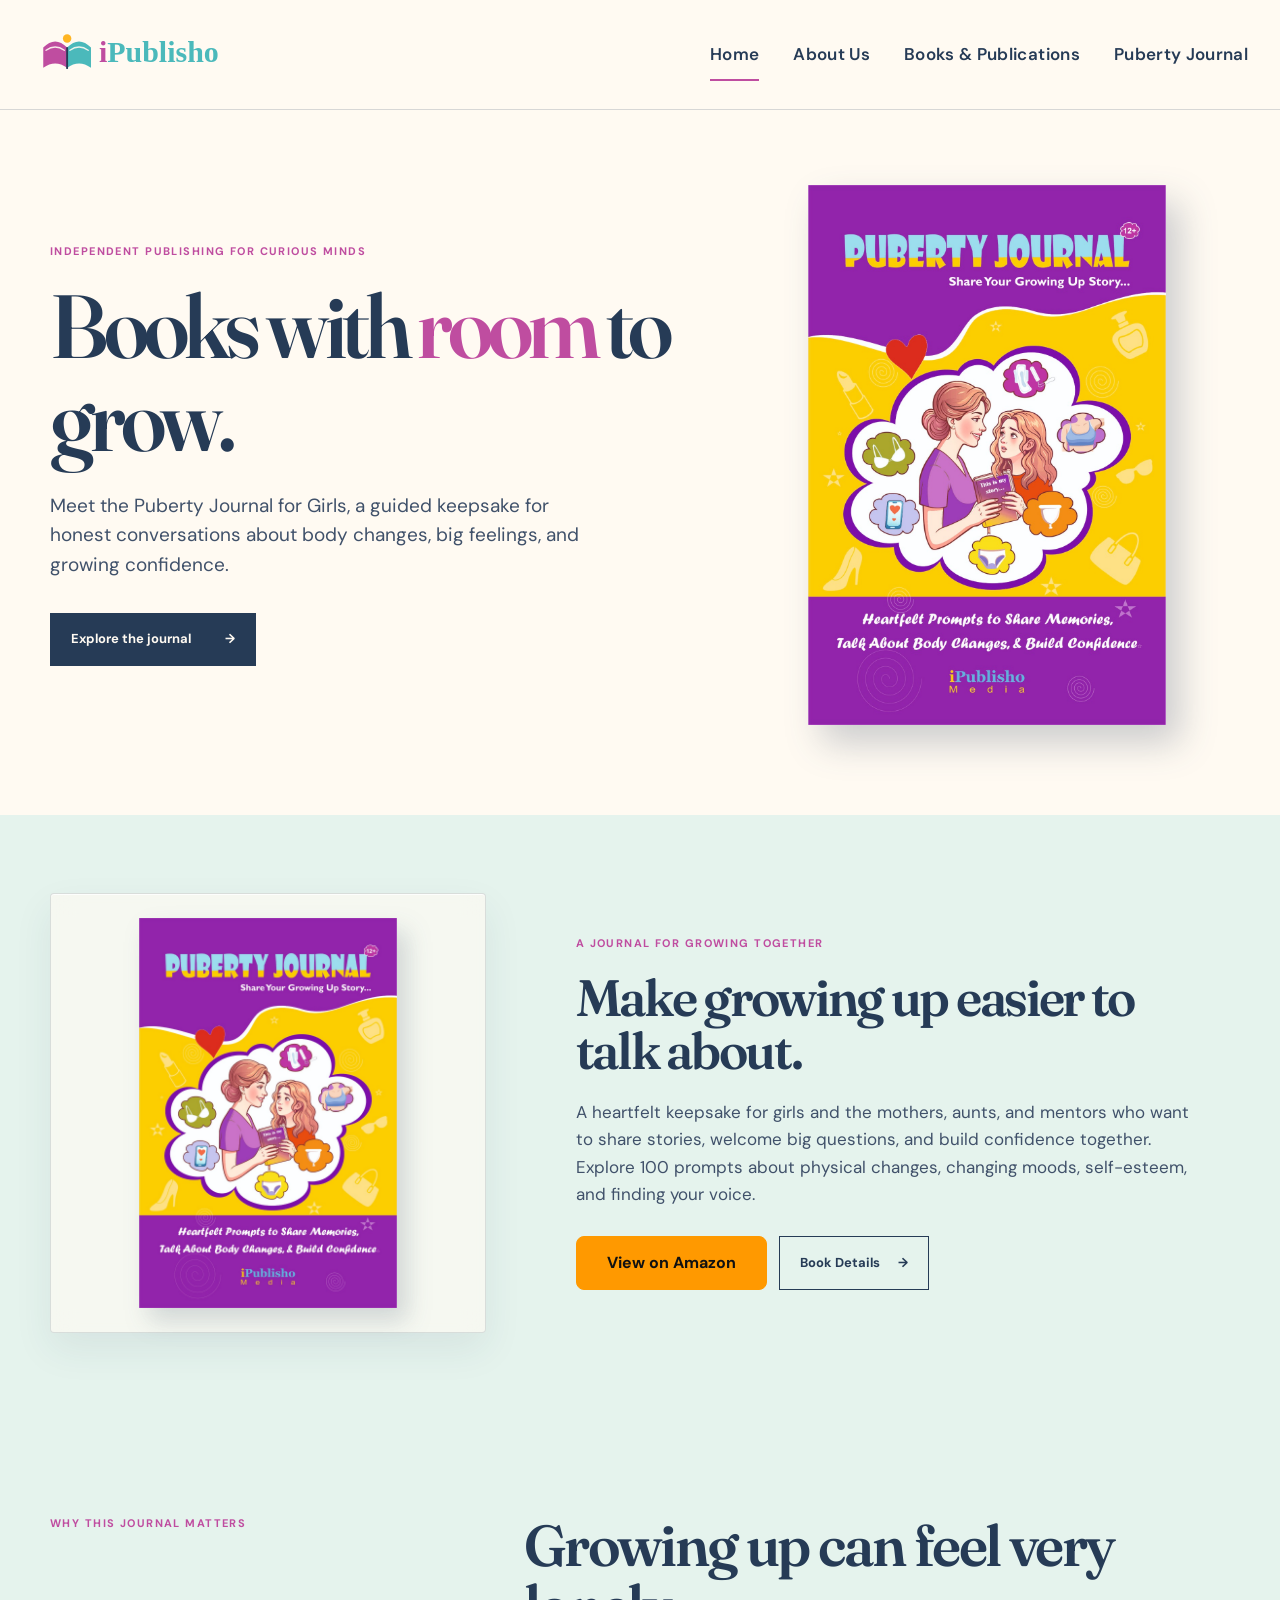
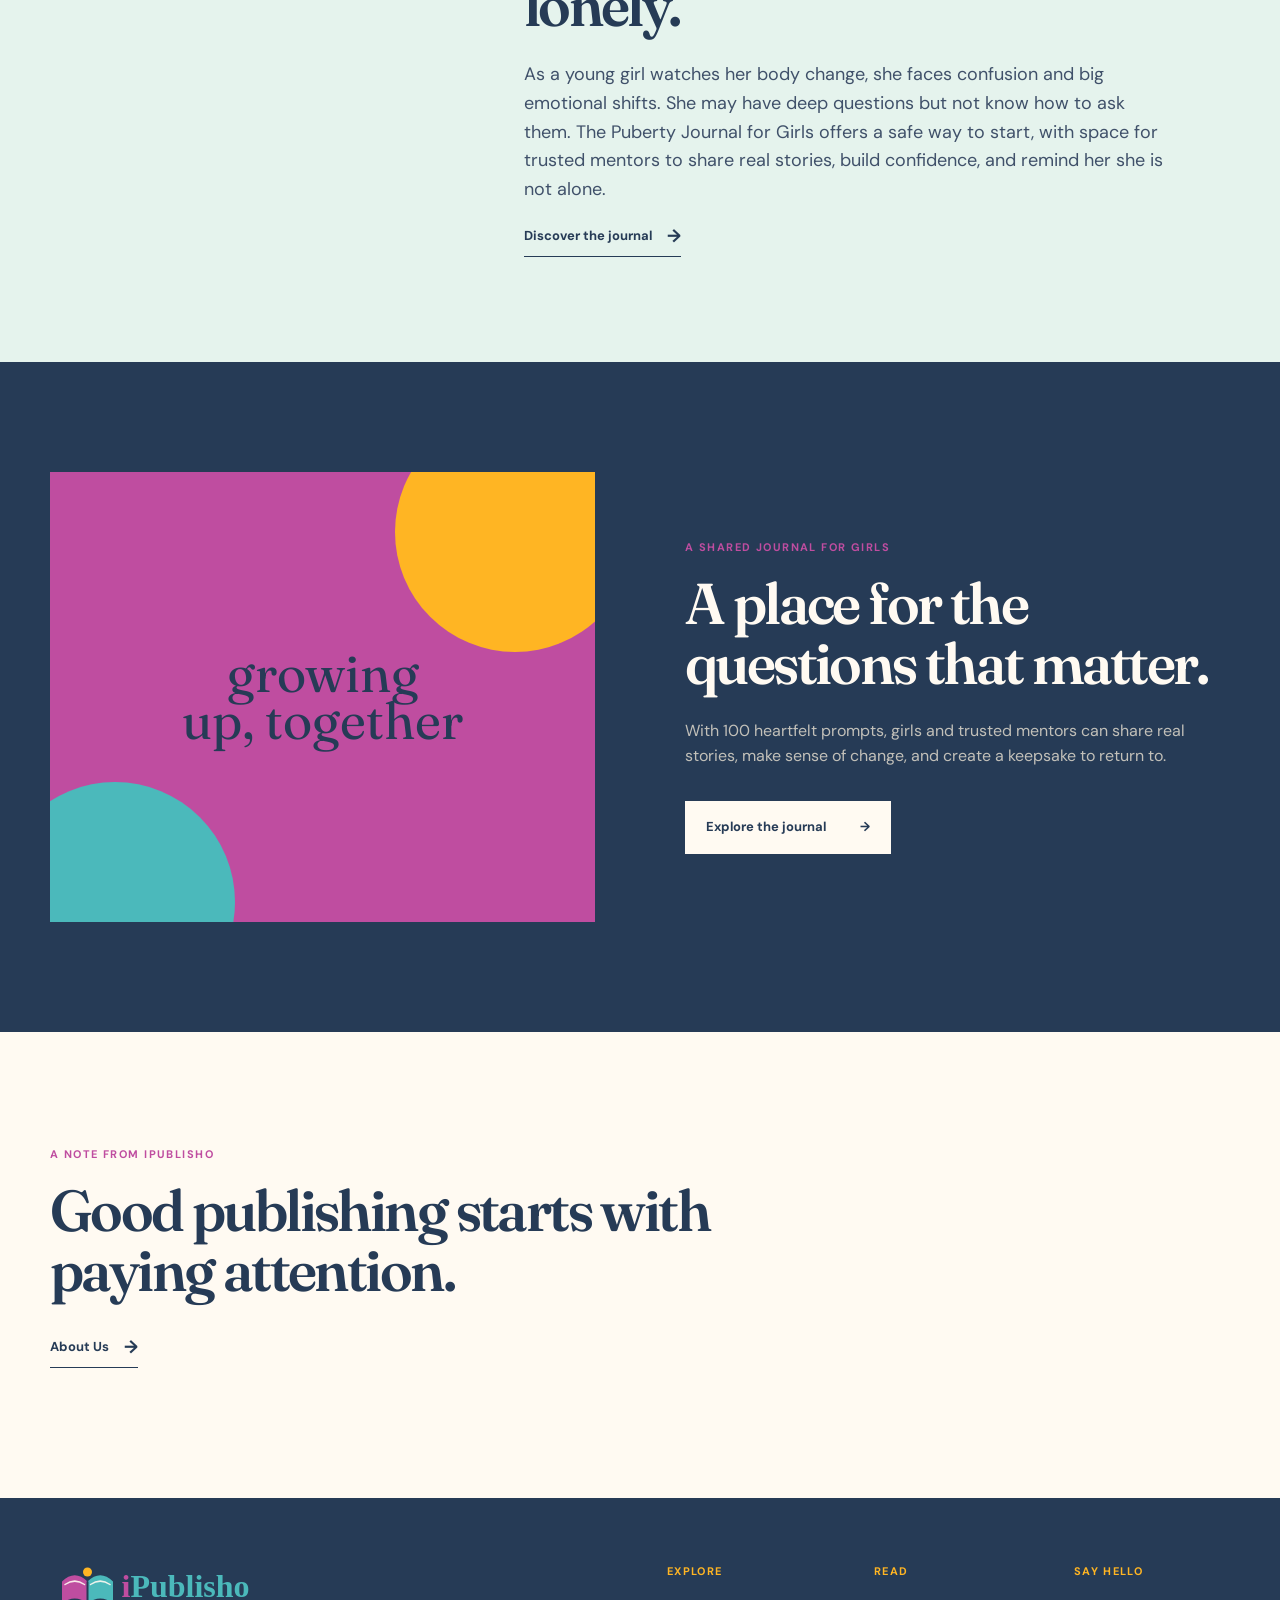
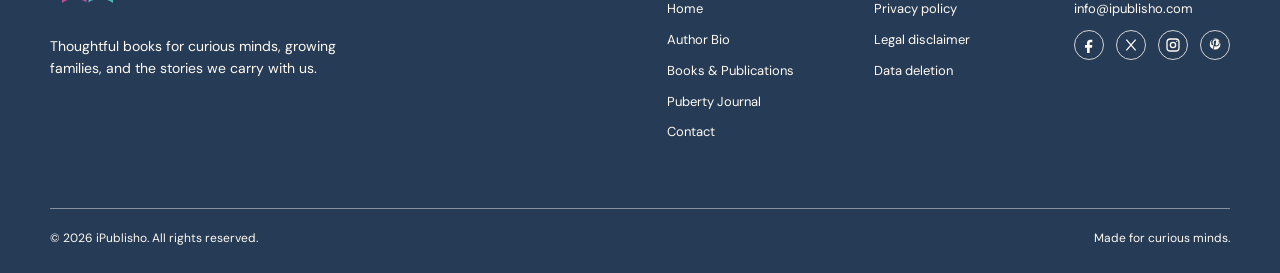
<file: index.html>
<!DOCTYPE html>
<html lang="en">
<head>
	<!-- Google Tag Manager -->
<script>(function(w,d,s,l,i){w[l]=w[l]||[];w[l].push({'gtm.start':
new Date().getTime(),event:'gtm.js'});var f=d.getElementsByTagName(s)[0],
j=d.createElement(s),dl=l!='dataLayer'?'&l='+l:'';j.async=true;j.src=
'https://www.googletagmanager.com/gtm.js?id='+i+dl;f.parentNode.insertBefore(j,f);
})(window,document,'script','dataLayer','GTM-TN5V8TZF');</script>
	<!-- End Google Tag Manager -->
<script>(function(w,d,s,l,i){w[l]=w[l]||[];w[l].push({'gtm.start':
new Date().getTime(),event:'gtm.js'});var f=d.getElementsByTagName(s)[0],
j=d.createElement(s),dl=l!='dataLayer'?'&l='+l:'';j.async=true;j.src=
'https://www.googletagmanager.com/gtm.js?id='+i+dl;f.parentNode.insertBefore(j,f);
})(window,document,'script','dataLayer','GTM-TN5V8TZF');</script>
<!-- End Google Tag Manager -->
<meta charset="UTF-8">
	<meta name="viewport" content="width=device-width, initial-scale=1.0">
	<link rel="icon" href="images/ipublisho-logo.svg" type="image/svg+xml">
	<meta name="description" content="iPublisho creates thoughtful books for curious minds and growing families.">
	<title>iPublisho | Books with room to grow</title>
	<link rel="preconnect" href="https://fonts.googleapis.com">
	<link rel="preconnect" href="https://fonts.gstatic.com" crossorigin>
	<link href="https://fonts.googleapis.com/css2?family=DM+Sans:wght@400;500;600;700&family=Fraunces:opsz,wght@9..144,500;9..144,600;9..144,700&display=swap" rel="stylesheet">
	<link rel="stylesheet" href="css/style.css">
</head>
<body class="home-page">
	<noscript><iframe src="https://www.googletagmanager.com/ns.html?id=GTM-TN5V8TZF" height="0" width="0" style="display:none;visibility:hidden"></iframe></noscript>
	<div data-site-header></div>
	<main>
		<section class="home-hero shell"><div class="hero-copy reveal"><p class="eyebrow">Independent publishing for curious minds</p><h1>Books with <em>room</em> to grow.</h1><p class="lede">Meet the Puberty Journal for Girls, a guided keepsake for honest conversations about body changes, big feelings, and growing confidence.</p><a class="button button-dark" href="puberty-journal.html">Explore the journal <span aria-hidden="true">&#8594;</span></a></div><div class="hero-product-art reveal reveal-delay"><img src="images/full-front-cover.jpg" alt="Puberty Journal for Girls Front Cover Mockup"></div></section>
		<section class="puberty-feature"><div class="shell puberty-feature-layout"><div class="puberty-feature-art"><img src="images/full-front-cover.jpg" alt="Puberty Journal: Share Your Growing Up Story cover"></div><div class="puberty-feature-copy"><p class="eyebrow">A journal for growing together</p><h2>Make growing up easier to talk about.</h2><p>A heartfelt keepsake for girls and the mothers, aunts, and mentors who want to share stories, welcome big questions, and build confidence together. Explore 100 prompts about physical changes, changing moods, self-esteem, and finding your voice.</p><div class="puberty-feature-actions"><a class="amazon-cta-button" href="https://www.amazon.com/dp/B0HMNZ526P" target="_blank" rel="noopener noreferrer">View on Amazon</a><a class="button button-outline" href="puberty-journal.html">Book Details <span aria-hidden="true">&#8594;</span></a></div></div></div></section>
		<section id="about-us" class="intro-band"><div class="shell intro-grid"><p class="eyebrow">Why this journal matters</p><div><h2>Growing up can feel very lonely.</h2><p>As a young girl watches her body change, she faces confusion and big emotional shifts. She may have deep questions but not know how to ask them. The Puberty Journal for Girls offers a safe way to start, with space for trusted mentors to share real stories, build confidence, and remind her she is not alone.</p><a class="text-link" href="puberty-journal.html">Discover the journal <span aria-hidden="true">&#8594;</span></a></div></div></section>
		<section class="feature-band"><div class="shell feature-grid"><div class="feature-image" aria-hidden="true"><span>growing<br>up, together</span></div><div><p class="eyebrow">A shared journal for girls</p><h2>A place for the questions that matter.</h2><p>With 100 heartfelt prompts, girls and trusted mentors can share real stories, make sense of change, and create a keepsake to return to.</p><a class="button button-light" href="puberty-journal.html">Explore the journal <span aria-hidden="true">&#8594;</span></a></div></div></section>
		<section class="shell note-section"><p class="eyebrow">A note from iPublisho</p><h2>Good publishing starts with paying attention.</h2><a class="text-link" href="about-us.html">About Us <span aria-hidden="true">&#8594;</span></a></section>
	</main>
	<div data-site-footer></div>
	<script src="js/main.js"></script>
</body>
</html>
</file>
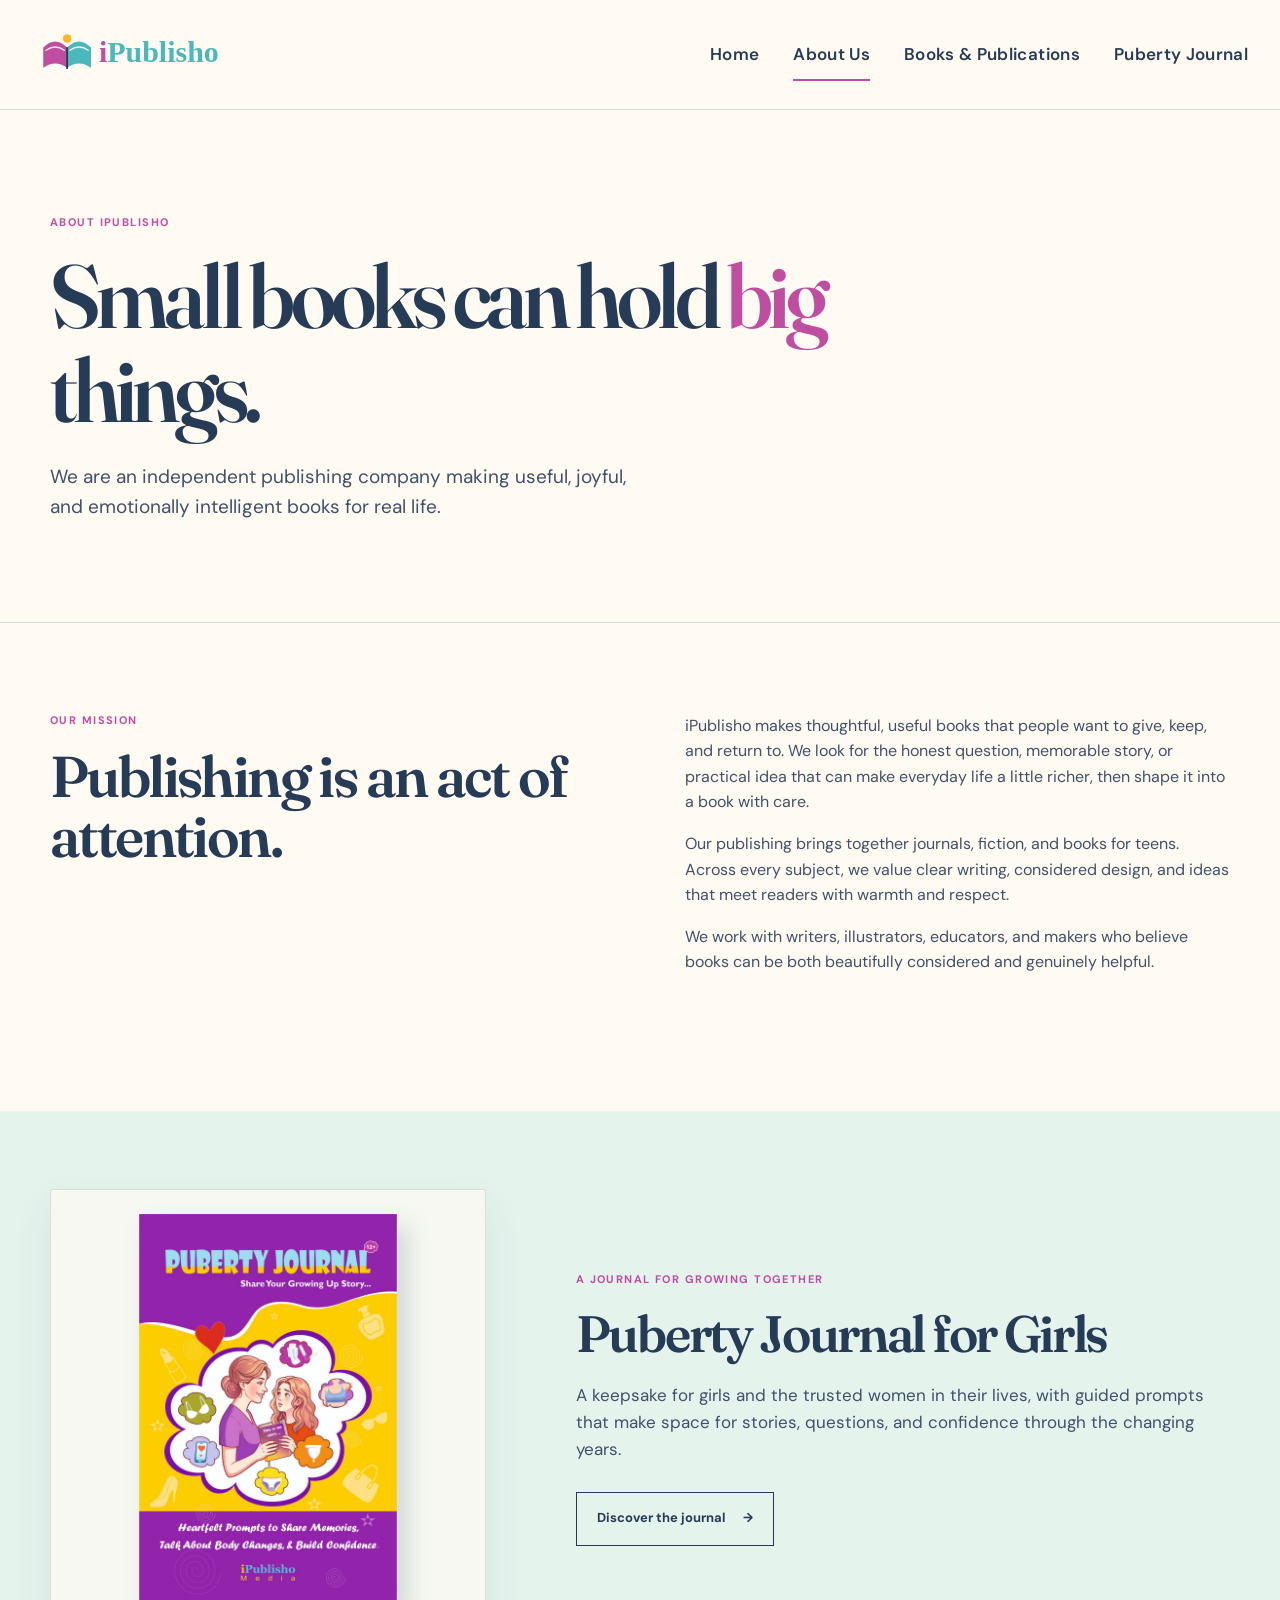
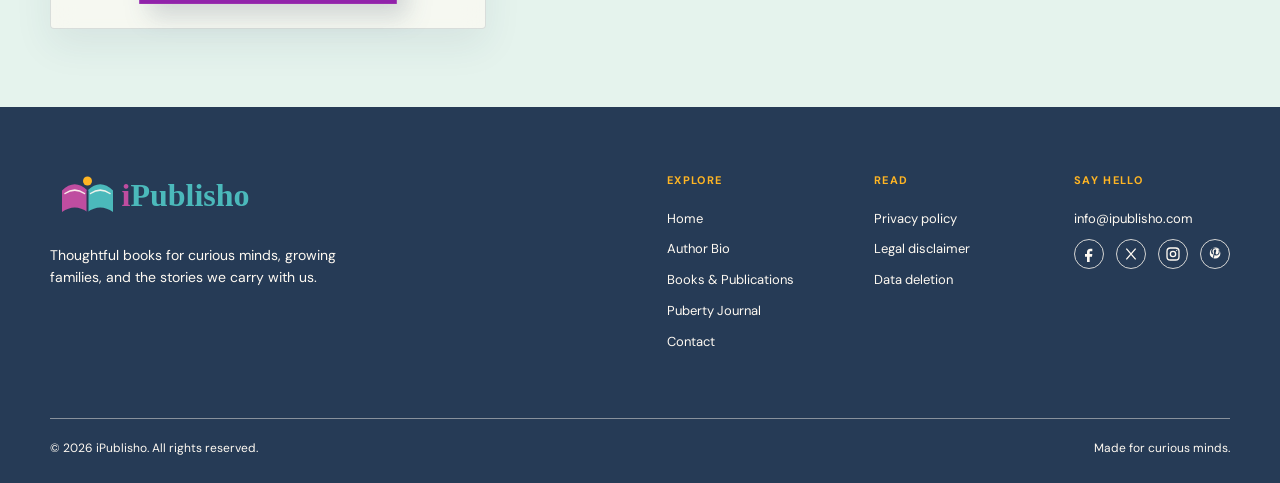
<file: about-us.html>
<!DOCTYPE html>
<html lang="en">
<head>
    <!-- Google Tag Manager -->
    <script>(function(w,d,s,l,i){w[l]=w[l]||[];w[l].push({'gtm.start':
    new Date().getTime(),event:'gtm.js'});var f=d.getElementsByTagName(s)[0],
    j=d.createElement(s),dl=l!='dataLayer'?'&l='+l:'';j.async=true;j.src=
    'https://www.googletagmanager.com/gtm.js?id='+i+dl;f.parentNode.insertBefore(j,f);
    })(window,document,'script','dataLayer','GTM-TN5V8TZF');</script>
    <!-- End Google Tag Manager -->
    <meta charset="UTF-8">
    <meta name="viewport" content="width=device-width, initial-scale=1.0">
    <link rel="icon" href="images/ipublisho-logo.svg" type="image/svg+xml">
    <meta name="description" content="Learn about iPublisho and our commitment to thoughtful, useful books for real life.">
    <title>About Us | iPublisho</title>
    <link rel="preconnect" href="https://fonts.googleapis.com">
    <link rel="preconnect" href="https://fonts.gstatic.com" crossorigin>
    <link href="https://fonts.googleapis.com/css2?family=DM+Sans:wght@400;500;600;700&family=Fraunces:opsz,wght@9..144,500;9..144,600;9..144,700&display=swap" rel="stylesheet">
    <link rel="stylesheet" href="css/style.css">
</head>
<body data-page="about-us.html">
    <noscript><iframe src="https://www.googletagmanager.com/ns.html?id=GTM-TN5V8TZF" height="0" width="0" style="display:none;visibility:hidden"></iframe></noscript>
    <div data-site-header></div>
    <main>
        <section class="page-hero">
            <div class="shell">
                <p class="eyebrow">About iPublisho</p>
                <h1>Small books can hold <em>big</em> things.</h1>
                <p>We are an independent publishing company making useful, joyful, and emotionally intelligent books for real life.</p>
            </div>
        </section>
        <section class="page-content shell">
            <div class="about-layout">
                <div>
                    <p class="eyebrow">Our mission</p>
                    <h2>Publishing is an act of attention.</h2>
                </div>
                <article class="content-copy">
                    <p>iPublisho makes thoughtful, useful books that people want to give, keep, and return to. We look for the honest question, memorable story, or practical idea that can make everyday life a little richer, then shape it into a book with care.</p>
                    <p>Our publishing brings together journals, fiction, and books for teens. Across every subject, we value clear writing, considered design, and ideas that meet readers with warmth and respect.</p>
                    <p>We work with writers, illustrators, educators, and makers who believe books can be both beautifully considered and genuinely helpful.</p>
                </article>
            </div>
        </section>
        <section class="puberty-feature">
            <div class="shell puberty-feature-layout">
                <div class="puberty-feature-art">
                    <img src="images/full-front-cover.jpg" alt="Puberty Journal for Girls front cover">
                </div>
                <div class="puberty-feature-copy">
                    <p class="eyebrow">A journal for growing together</p>
                    <h2>Puberty Journal for Girls</h2>
                    <p>A keepsake for girls and the trusted women in their lives, with guided prompts that make space for stories, questions, and confidence through the changing years.</p>
                    <div class="puberty-feature-actions">
                        <a class="button button-outline" href="puberty-journal.html">Discover the journal <span aria-hidden="true">&#8594;</span></a>
                    </div>
                </div>
            </div>
        </section>
    </main>
    <div data-site-footer></div>
    <script src="js/main.js"></script>
</body>
</html>
</file>
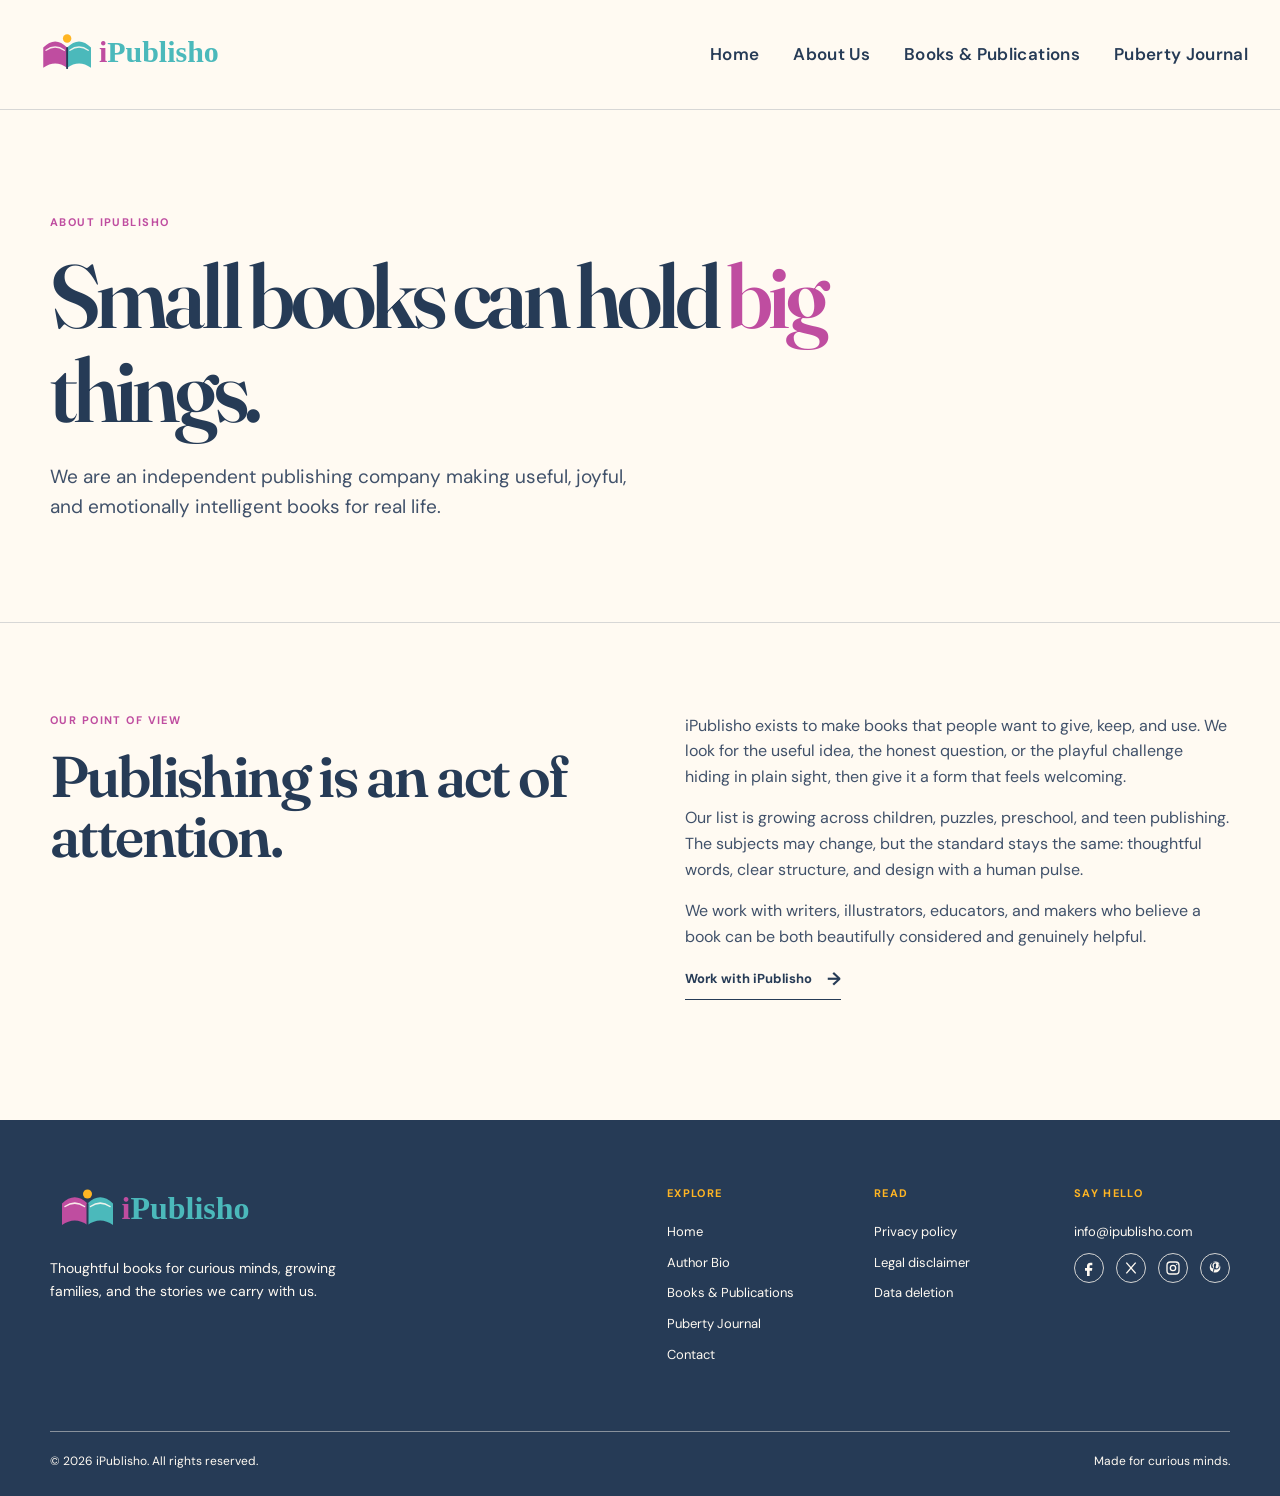
<file: author.html>
<!DOCTYPE html><html lang="en"><head><!-- Google Tag Manager -->
<script>(function(w,d,s,l,i){w[l]=w[l]||[];w[l].push({'gtm.start':
new Date().getTime(),event:'gtm.js'});var f=d.getElementsByTagName(s)[0],
j=d.createElement(s),dl=l!='dataLayer'?'&l='+l:'';j.async=true;j.src=
'https://www.googletagmanager.com/gtm.js?id='+i+dl;f.parentNode.insertBefore(j,f);
})(window,document,'script','dataLayer','GTM-TN5V8TZF');</script>
<!-- End Google Tag Manager --><meta charset="UTF-8"><meta name="viewport" content="width=device-width, initial-scale=1.0"><meta name="description" content="Meet the people and publishing philosophy behind iPublisho."><title>About iPublisho | Independent Publishing</title><link rel="preconnect" href="https://fonts.googleapis.com"><link rel="preconnect" href="https://fonts.gstatic.com" crossorigin><link href="https://fonts.googleapis.com/css2?family=DM+Sans:wght@400;500;600;700&family=Fraunces:opsz,wght@9..144,500;9..144,600;9..144,700&display=swap" rel="stylesheet"><link rel="stylesheet" href="css/style.css"><link rel="icon" href="images/ipublisho-logo.svg" type="image/svg+xml"></head><body data-page="author.html"><!-- Google Tag Manager (noscript) -->
<noscript><iframe src="https://www.googletagmanager.com/ns.html?id=GTM-TN5V8TZF"
height="0" width="0" style="display:none;visibility:hidden"></iframe></noscript>
<!-- End Google Tag Manager (noscript) --><div data-site-header></div><main><section class="page-hero"><div class="shell"><p class="eyebrow">About iPublisho</p><h1>Small books can hold <em>big</em> things.</h1><p>We are an independent publishing company making useful, joyful, and emotionally intelligent books for real life.</p></div></section><section class="page-content shell"><div class="about-layout"><div><p class="eyebrow">Our point of view</p><h2>Publishing is an act of attention.</h2></div><article class="content-copy"><p>iPublisho exists to make books that people want to give, keep, and use. We look for the useful idea, the honest question, or the playful challenge hiding in plain sight, then give it a form that feels welcoming.</p><p>Our list is growing across children, puzzles, preschool, and teen publishing. The subjects may change, but the standard stays the same: thoughtful words, clear structure, and design with a human pulse.</p><p>We work with writers, illustrators, educators, and makers who believe a book can be both beautifully considered and genuinely helpful.</p><a class="text-link" href="contact.html">Work with iPublisho <span aria-hidden="true">&#8594;</span></a></article></div></section></main><div data-site-footer></div><script src="js/main.js"></script></body></html>
</file>
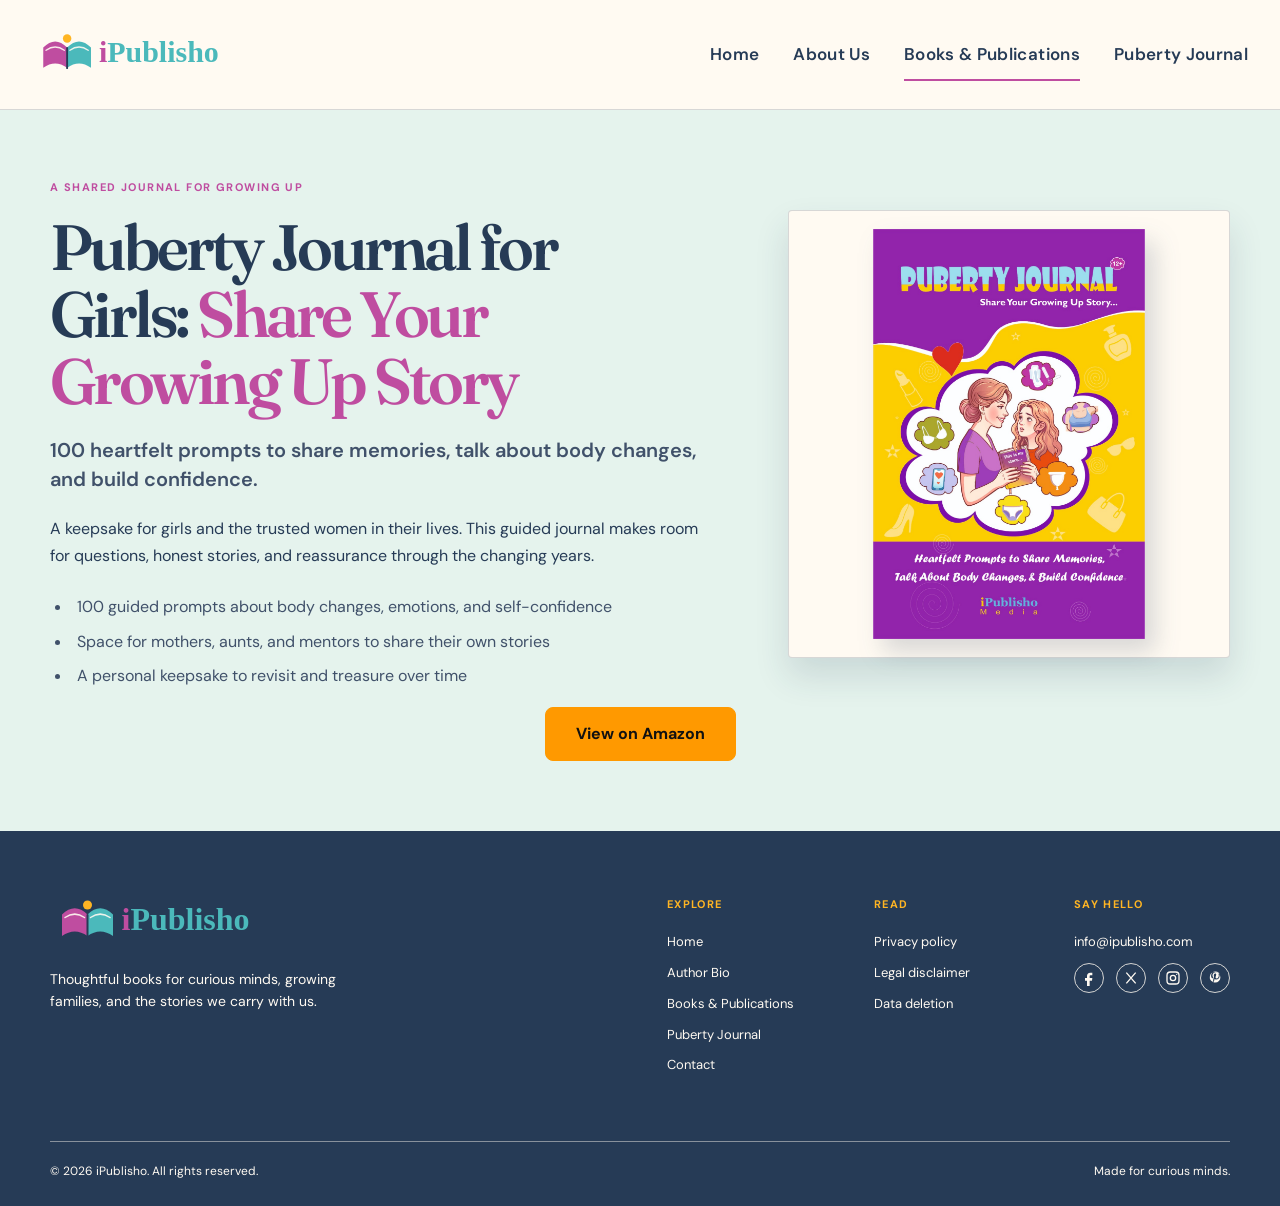
<file: books-publications.html>
<!DOCTYPE html><html lang="en"><head><!-- Google Tag Manager -->
<script>(function(w,d,s,l,i){w[l]=w[l]||[];w[l].push({'gtm.start':
new Date().getTime(),event:'gtm.js'});var f=d.getElementsByTagName(s)[0],
j=d.createElement(s),dl=l!='dataLayer'?'&l='+l:'';j.async=true;j.src=
'https://www.googletagmanager.com/gtm.js?id='+i+dl;f.parentNode.insertBefore(j,f);
})(window,document,'script','dataLayer','GTM-TN5V8TZF');</script>
<!-- End Google Tag Manager -->
 <meta charset="UTF-8"><meta name="viewport" content="width=device-width, initial-scale=1.0">
 <meta name="description" content="Explore iPublisho books for children, puzzles, preschool, and teens."><title>Books & Publications | iPublisho</title>
 <link rel="preconnect" href="https://fonts.googleapis.com"><link rel="preconnect" href="https://fonts.gstatic.com" crossorigin>
 <link href="https://fonts.googleapis.com/css2?family=DM+Sans:wght@400;500;600;700&family=Fraunces:opsz,wght@9..144,500;9..144,600;9..144,700&display=swap" rel="stylesheet">
 <link rel="icon" href="images/ipublisho-logo.svg" type="image/svg+xml">
 <link rel="stylesheet" href="css/style.css"></head><body data-page="books-publications.html"><!-- Google Tag Manager (noscript) -->
<noscript><iframe src="https://www.googletagmanager.com/ns.html?id=GTM-TN5V8TZF"
height="0" width="0" style="display:none;visibility:hidden"></iframe></noscript>
<!-- End Google Tag Manager (noscript) --><div data-site-header></div>
 <main>
    <section class="sales-hero">
        <div class="shell sales-hero-layout">
            <div class="sales-hero-copy">
                <p class="eyebrow">A shared journal for growing up</p>
                <h1>Puberty Journal for Girls: <em>Share Your Growing Up Story</em></h1>
                <p class="sales-hero-subtitle">100 heartfelt prompts to share memories, talk about body changes, and build confidence.</p>
                <p class="sales-hero-intro">A keepsake for girls and the trusted women in their lives. This guided journal makes room for questions, honest stories, and reassurance through the changing years.</p>
                <ul class="product-checklist">
                    <li>100 guided prompts about body changes, emotions, and self-confidence</li>
                    <li>Space for mothers, aunts, and mentors to share their own stories</li>
                    <li>A personal keepsake to revisit and treasure over time</li>
                </ul>
            </div>
            <div class="sales-hero-product">
                <div class="sales-book-art">
                    <img src="images/full-front-cover.jpg" alt="Puberty Journal for Girls front cover">
                </div>
            </div>
        </div>
        <div class="shell sales-actions sales-hero-actions" aria-label="Shop the puberty journal">
            <a class="amazon-cta-button" href="https://www.amazon.com/dp/B0HMNZ526P" target="_blank" rel="noopener noreferrer">View on Amazon</a>
        </div>
    </section>
 </main><div data-site-footer></div>
            <script src="js/main.js"></script>
        </body>
        </html>
</file>
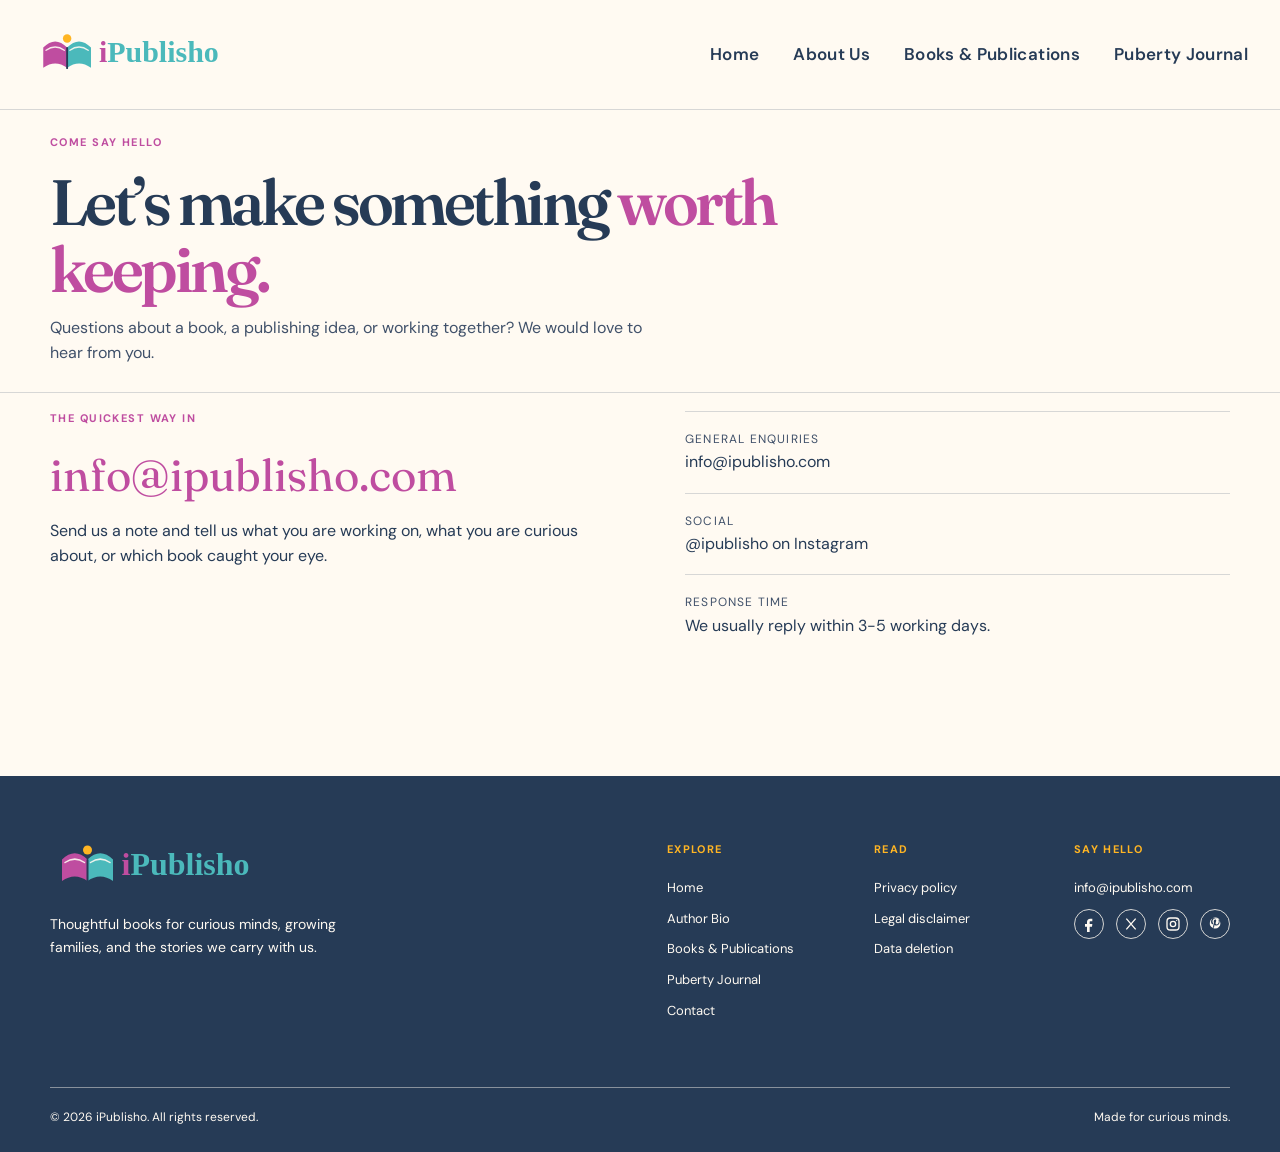
<file: contact.html>
<!DOCTYPE html><html lang="en"><head><!-- Google Tag Manager -->
<script>(function(w,d,s,l,i){w[l]=w[l]||[];w[l].push({'gtm.start':
new Date().getTime(),event:'gtm.js'});var f=d.getElementsByTagName(s)[0],
j=d.createElement(s),dl=l!='dataLayer'?'&l='+l:'';j.async=true;j.src=
'https://www.googletagmanager.com/gtm.js?id='+i+dl;f.parentNode.insertBefore(j,f);
})(window,document,'script','dataLayer','GTM-TN5V8TZF');</script>
<!-- End Google Tag Manager --><meta charset="UTF-8"><meta name="viewport" content="width=device-width, initial-scale=1.0"><meta name="description" content="Contact iPublisho about books, publishing, partnerships, and enquiries."><title>Contact | iPublisho</title><link rel="preconnect" href="https://fonts.googleapis.com"><link rel="preconnect" href="https://fonts.gstatic.com" crossorigin><link href="https://fonts.googleapis.com/css2?family=DM+Sans:wght@400;500;600;700&family=Fraunces:opsz,wght@9..144,500;9..144,600;9..144,700&display=swap" rel="stylesheet"><link rel="stylesheet" href="css/style.css"><link rel="icon" href="images/ipublisho-logo.svg" type="image/svg+xml"></head><body data-page="contact.html"><!-- Google Tag Manager (noscript) -->
<noscript><iframe src="https://www.googletagmanager.com/ns.html?id=GTM-TN5V8TZF"
height="0" width="0" style="display:none;visibility:hidden"></iframe></noscript>
<!-- End Google Tag Manager (noscript) --><div data-site-header></div><main><section class="page-hero"><div class="shell"><p class="eyebrow">Come say hello</p><h1>Let’s make something <em>worth keeping.</em></h1><p>Questions about a book, a publishing idea, or working together? We would love to hear from you.</p></div></section><section class="page-content shell"><div class="contact-layout"><div><p class="eyebrow">The quickest way in</p><a class="contact-email" href="mailto:info@ipublisho.com">info@ipublisho.com</a><p class="content-copy">Send us a note and tell us what you are working on, what you are curious about, or which book caught your eye.</p></div><ul class="contact-list"><li><span>General enquiries</span><a href="mailto:info@ipublisho.com">info@ipublisho.com</a></li><li><span>Social</span><a href="https://www.instagram.com/ipublisho/">@ipublisho on Instagram</a></li><li><span>Response time</span>We usually reply within 3-5 working days.</li></ul></div></section></main><div data-site-footer></div><script src="js/main.js"></script></body></html>
</file>
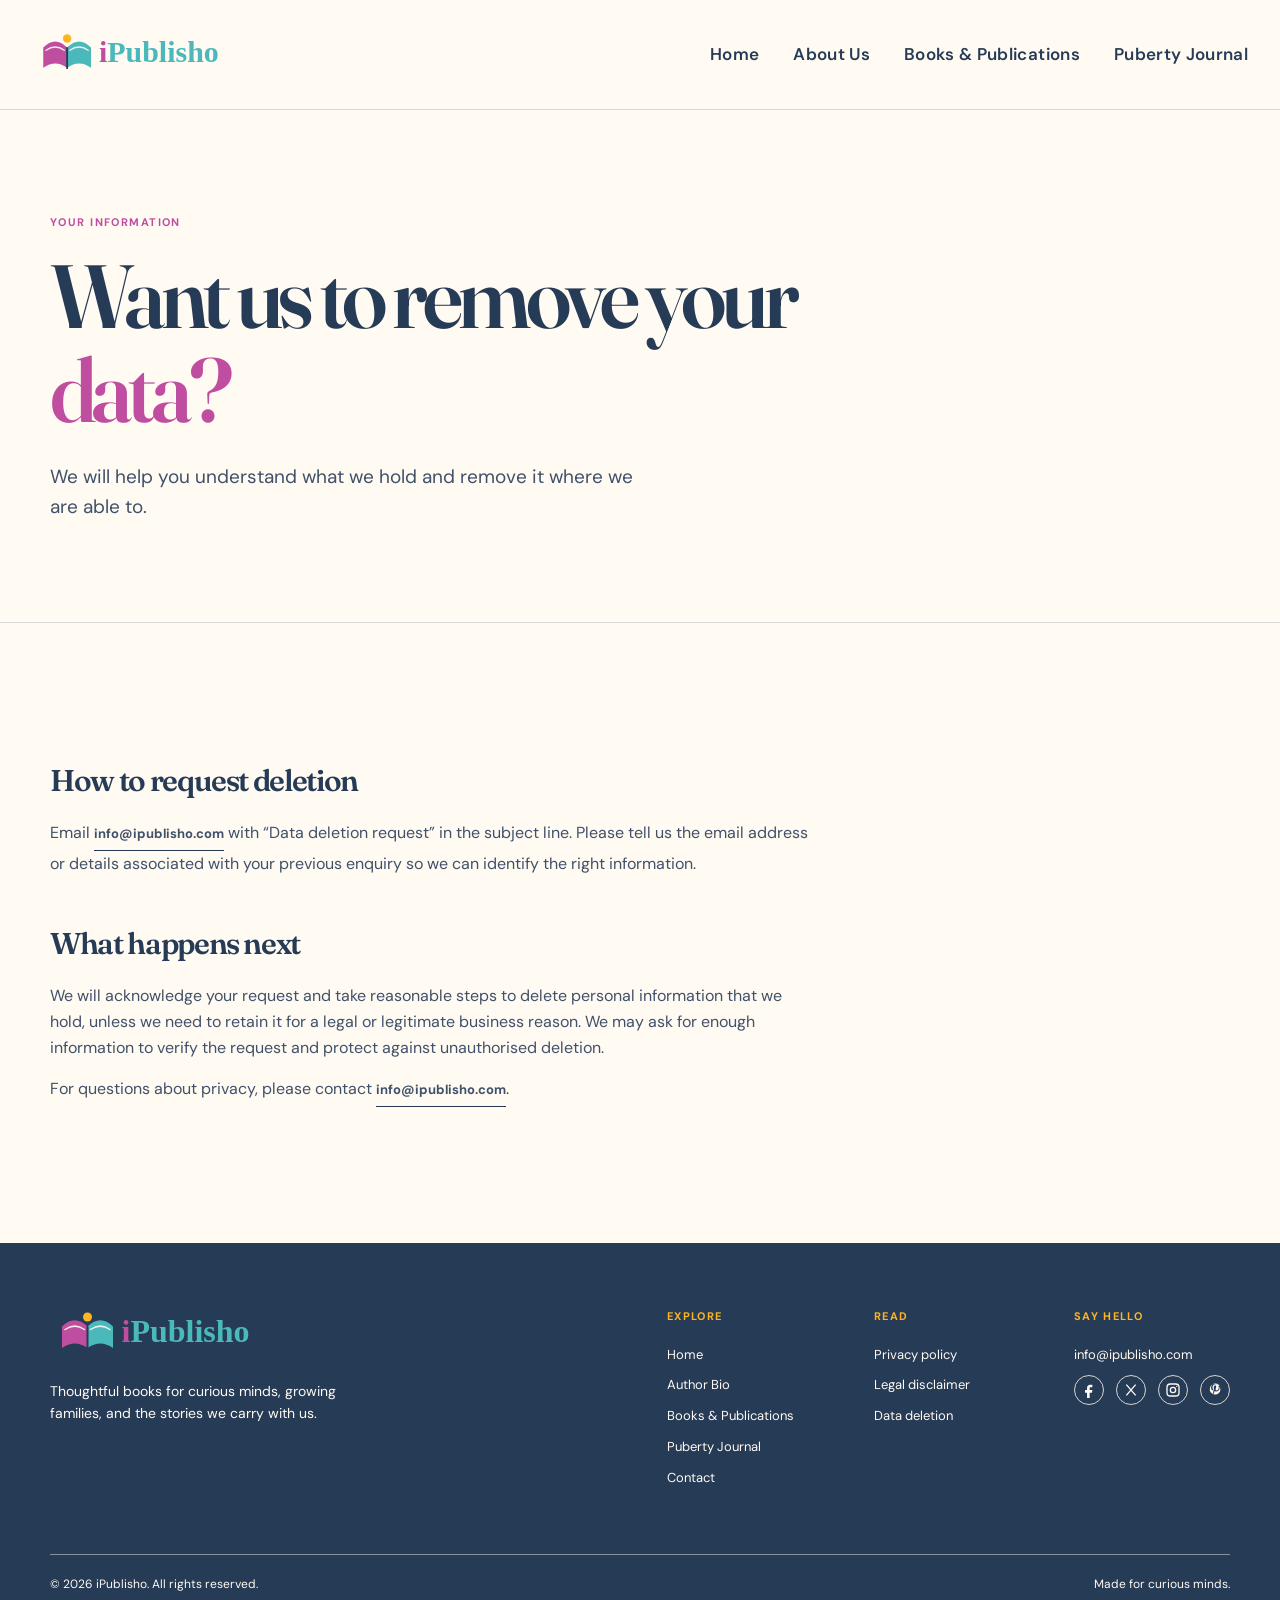
<file: data-deletion.html>
<!DOCTYPE html><html lang="en"><head><!-- Google Tag Manager -->
<script>(function(w,d,s,l,i){w[l]=w[l]||[];w[l].push({'gtm.start':
new Date().getTime(),event:'gtm.js'});var f=d.getElementsByTagName(s)[0],
j=d.createElement(s),dl=l!='dataLayer'?'&l='+l:'';j.async=true;j.src=
'https://www.googletagmanager.com/gtm.js?id='+i+dl;f.parentNode.insertBefore(j,f);
})(window,document,'script','dataLayer','GTM-TN5V8TZF');</script>
<!-- End Google Tag Manager --><meta charset="UTF-8"><meta name="viewport" content="width=device-width, initial-scale=1.0"><meta name="description" content="Request deletion of personal data held by iPublisho."><title>Data Deletion | iPublisho</title><link rel="preconnect" href="https://fonts.googleapis.com"><link rel="preconnect" href="https://fonts.gstatic.com" crossorigin><link href="https://fonts.googleapis.com/css2?family=DM+Sans:wght@400;500;600;700&family=Fraunces:opsz,wght@9..144,500;9..144,600;9..144,700&display=swap" rel="stylesheet"><link rel="stylesheet" href="css/style.css">
<meta name="robots" content="noindex, follow">
<link rel="icon" href="images/ipublisho-logo.svg" type="image/svg+xml">
</head><body><!-- Google Tag Manager (noscript) -->
<noscript><iframe src="https://www.googletagmanager.com/ns.html?id=GTM-TN5V8TZF"
height="0" width="0" style="display:none;visibility:hidden"></iframe></noscript>
<!-- End Google Tag Manager (noscript) --><div data-site-header></div><main><section class="page-hero"><div class="shell"><p class="eyebrow">Your information</p><h1>Want us to remove your <em>data?</em></h1><p>We will help you understand what we hold and remove it where we are able to.</p></div></section><section class="page-content shell"><article class="legal-copy"><h2>How to request deletion</h2><p>Email <a class="text-link" href="mailto:info@ipublisho.com?subject=Data%20deletion%20request">info@ipublisho.com</a> with “Data deletion request” in the subject line. Please tell us the email address or details associated with your previous enquiry so we can identify the right information.</p><h2>What happens next</h2><p>We will acknowledge your request and take reasonable steps to delete personal information that we hold, unless we need to retain it for a legal or legitimate business reason. We may ask for enough information to verify the request and protect against unauthorised deletion.</p><p>For questions about privacy, please contact <a class="text-link" href="mailto:info@ipublisho.com">info@ipublisho.com</a>.</p></article></section></main><div data-site-footer></div><script src="js/main.js"></script></body></html>
</file>
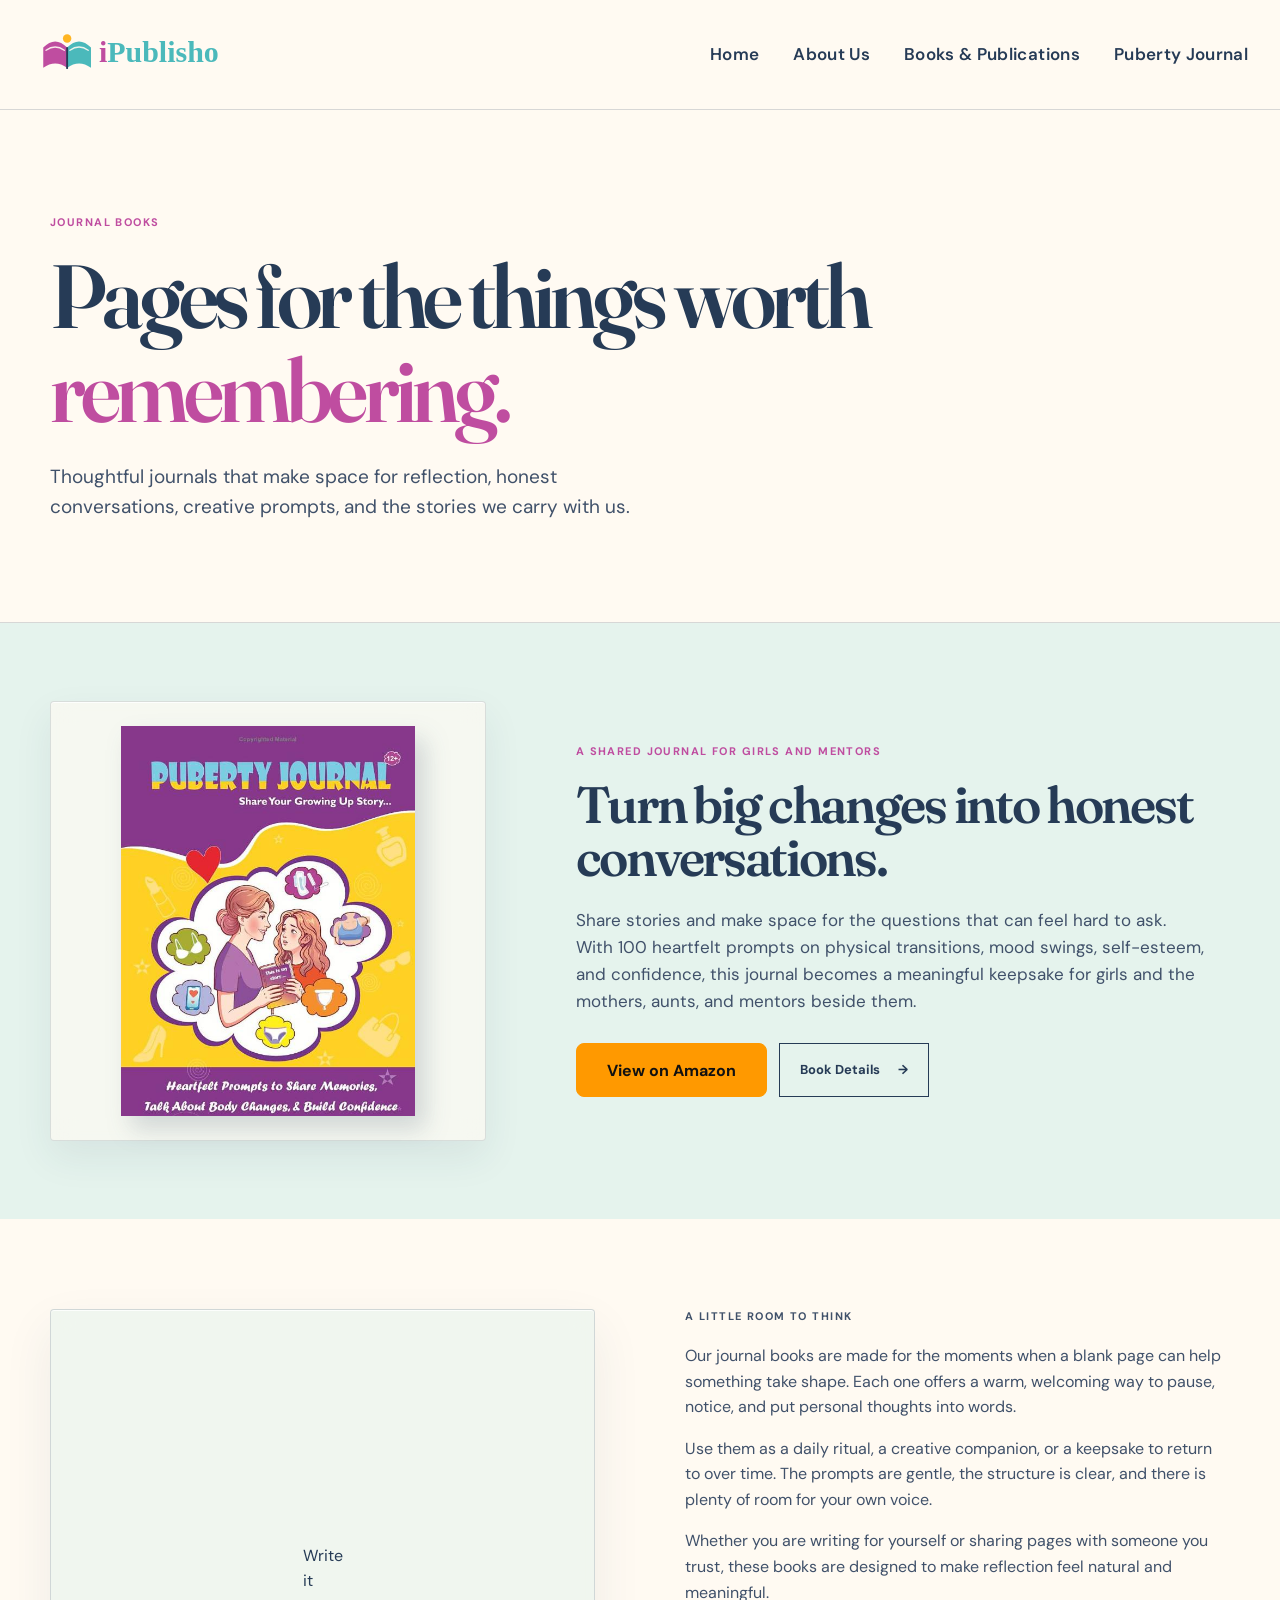
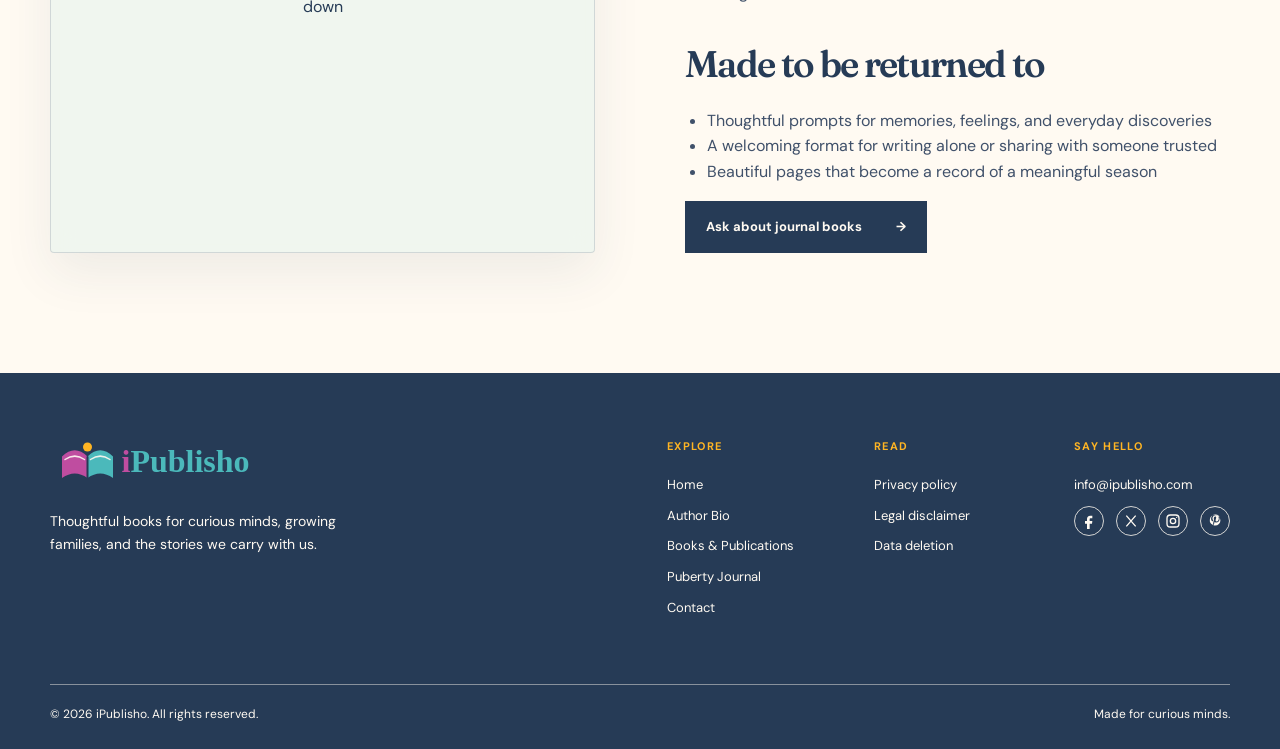
<file: journal.html>
<!DOCTYPE html>
<html lang="en">
<head>
	<!-- Google Tag Manager -->
<script>(function(w,d,s,l,i){w[l]=w[l]||[];w[l].push({'gtm.start':
new Date().getTime(),event:'gtm.js'});var f=d.getElementsByTagName(s)[0],
j=d.createElement(s),dl=l!='dataLayer'?'&l='+l:'';j.async=true;j.src=
'https://www.googletagmanager.com/gtm.js?id='+i+dl;f.parentNode.insertBefore(j,f);
})(window,document,'script','dataLayer','GTM-TN5V8TZF');</script>
<!-- End Google Tag Manager -->
	<meta charset="UTF-8">
	<meta name="viewport" content="width=device-width, initial-scale=1.0">
	<link rel="icon" href="images/ipublisho-logo.svg" type="image/svg+xml">
	<meta name="description" content="Explore thoughtful journal books from iPublisho for reflection, connection, and growing minds.">
	<title>Journal Books | iPublisho</title>
	<link rel="preconnect" href="https://fonts.googleapis.com">
	<link rel="preconnect" href="https://fonts.gstatic.com" crossorigin>
	<link href="https://fonts.googleapis.com/css2?family=DM+Sans:wght@400;500;600;700&family=Fraunces:opsz,wght@9..144,500;9..144,600;9..144,700&display=swap" rel="stylesheet">
	<link rel="stylesheet" href="css/style.css">
</head>
<body data-page="journal.html">
	<!-- Google Tag Manager (noscript) -->
<noscript><iframe src="https://www.googletagmanager.com/ns.html?id=GTM-TN5V8TZF"
height="0" width="0" style="display:none;visibility:hidden"></iframe></noscript>
<!-- End Google Tag Manager (noscript) -->
	<div data-site-header></div>
	<main>
		<section class="page-hero">
			<div class="shell">
				<p class="eyebrow">Journal books</p>
				<h1>Pages for the things worth <em>remembering.</em></h1>
				<p>Thoughtful journals that make space for reflection, honest conversations, creative prompts, and the stories we carry with us.</p>
			</div>
		</section>
		<section class="puberty-feature"><div class="shell puberty-feature-layout"><div class="puberty-feature-art"><img src="images/puberty-journal-cover.png" alt="Puberty Journal: Share Your Growing Up Story cover"></div><div class="puberty-feature-copy"><p class="eyebrow">A shared journal for girls and mentors</p><h2>Turn big changes into honest conversations.</h2><p>Share stories and make space for the questions that can feel hard to ask. With 100 heartfelt prompts on physical transitions, mood swings, self-esteem, and confidence, this journal becomes a meaningful keepsake for girls and the mothers, aunts, and mentors beside them.</p><div class="puberty-feature-actions"><a class="amazon-cta-button" href="https://www.amazon.com/dp/B0HMNZ526P" target="_blank" rel="noopener noreferrer">View on Amazon</a><a class="button button-outline" href="puberty-journal.html">Book Details <span aria-hidden="true">&#8594;</span></a></div></div></div></section>
		<section class="page-content shell">
			<div class="journal-layout">
				<div class="journal-art" role="img" aria-label="Illustrated journal cover with colorful shapes">
					<div>Write<br>it<br>down</div>
				</div>
				<article class="content-copy">
					<p class="eyebrow">A little room to think</p>
					<p>Our journal books are made for the moments when a blank page can help something take shape. Each one offers a warm, welcoming way to pause, notice, and put personal thoughts into words.</p>
					<p>Use them as a daily ritual, a creative companion, or a keepsake to return to over time. The prompts are gentle, the structure is clear, and there is plenty of room for your own voice.</p>
					<p>Whether you are writing for yourself or sharing pages with someone you trust, these books are designed to make reflection feel natural and meaningful.</p>
					<h2>Made to be returned to</h2>
					<ul>
						<li>Thoughtful prompts for memories, feelings, and everyday discoveries</li>
						<li>A welcoming format for writing alone or sharing with someone trusted</li>
						<li>Beautiful pages that become a record of a meaningful season</li>
					</ul>
					<a class="button button-dark" href="contact.html">Ask about journal books <span aria-hidden="true">&#8594;</span></a>
				</article>
			</div>
		</section>
	</main>
	<div data-site-footer></div>
	<script src="js/main.js"></script>
</body>
</html>
</file>
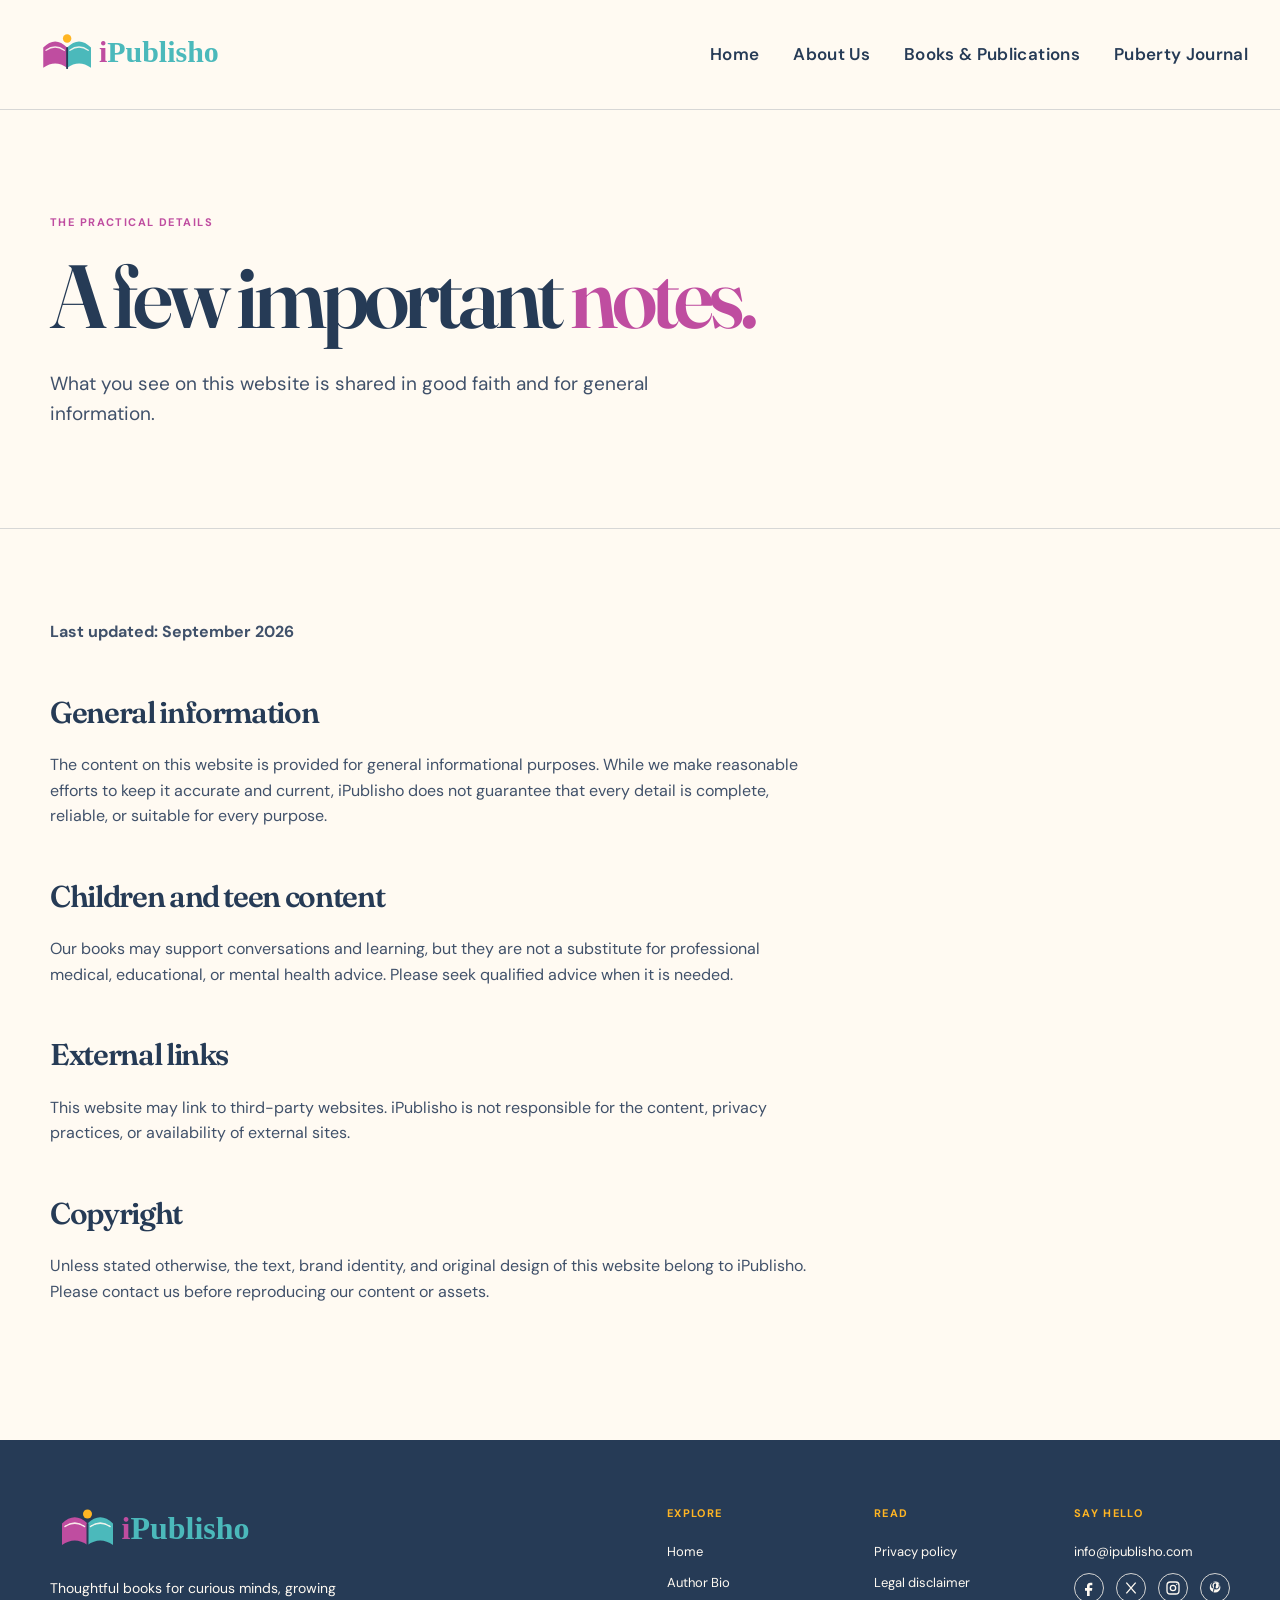
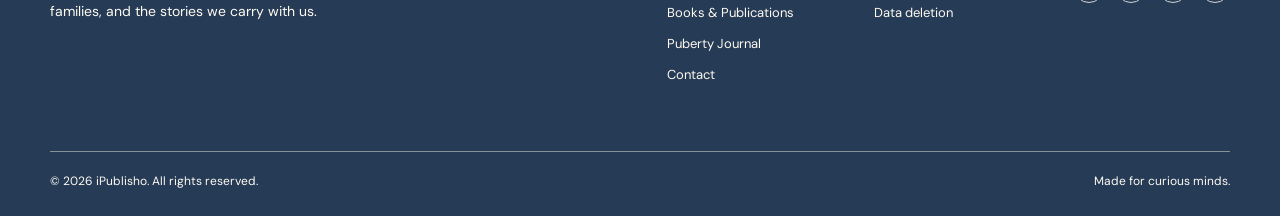
<file: legal-disclaimer.html>
<!DOCTYPE html><html lang="en">
    <head><!-- Google Tag Manager -->
<script>(function(w,d,s,l,i){w[l]=w[l]||[];w[l].push({'gtm.start':
new Date().getTime(),event:'gtm.js'});var f=d.getElementsByTagName(s)[0],
j=d.createElement(s),dl=l!='dataLayer'?'&l='+l:'';j.async=true;j.src=
'https://www.googletagmanager.com/gtm.js?id='+i+dl;f.parentNode.insertBefore(j,f);
})(window,document,'script','dataLayer','GTM-TN5V8TZF');</script>
<!-- End Google Tag Manager --><meta charset="UTF-8"><meta name="viewport" content="width=device-width, initial-scale=1.0"><meta name="description" content="iPublisho legal disclaimer."><title>Legal Disclaimer | iPublisho</title><link rel="preconnect" href="https://fonts.googleapis.com"><link rel="preconnect" href="https://fonts.gstatic.com" crossorigin><link href="https://fonts.googleapis.com/css2?family=DM+Sans:wght@400;500;600;700&family=Fraunces:opsz,wght@9..144,500;9..144,600;9..144,700&display=swap" rel="stylesheet"><link rel="stylesheet" href="css/style.css">
 <meta name="robots" content="noindex, follow">
 <link rel="icon" href="images/ipublisho-logo.svg" type="image/svg+xml">
</head>
<body><!-- Google Tag Manager (noscript) -->
<noscript><iframe src="https://www.googletagmanager.com/ns.html?id=GTM-TN5V8TZF"
height="0" width="0" style="display:none;visibility:hidden"></iframe></noscript>
<!-- End Google Tag Manager (noscript) --><div data-site-header></div><main><section class="page-hero"><div class="shell"><p class="eyebrow">The practical details</p><h1>A few important <em>notes.</em></h1><p>What you see on this website is shared in good faith and for general information.</p></div></section><section class="page-content shell"><article class="legal-copy"><p><strong>Last updated: September 2026</strong></p><h2>General information</h2><p>The content on this website is provided for general informational purposes. While we make reasonable efforts to keep it accurate and current, iPublisho does not guarantee that every detail is complete, reliable, or suitable for every purpose.</p><h2>Children and teen content</h2><p>Our books may support conversations and learning, but they are not a substitute for professional medical, educational, or mental health advice. Please seek qualified advice when it is needed.</p><h2>External links</h2><p>This website may link to third-party websites. iPublisho is not responsible for the content, privacy practices, or availability of external sites.</p><h2>Copyright</h2><p>Unless stated otherwise, the text, brand identity, and original design of this website belong to iPublisho. Please contact us before reproducing our content or assets.</p></article></section></main><div data-site-footer></div><script src="js/main.js"></script></body></html>
</file>
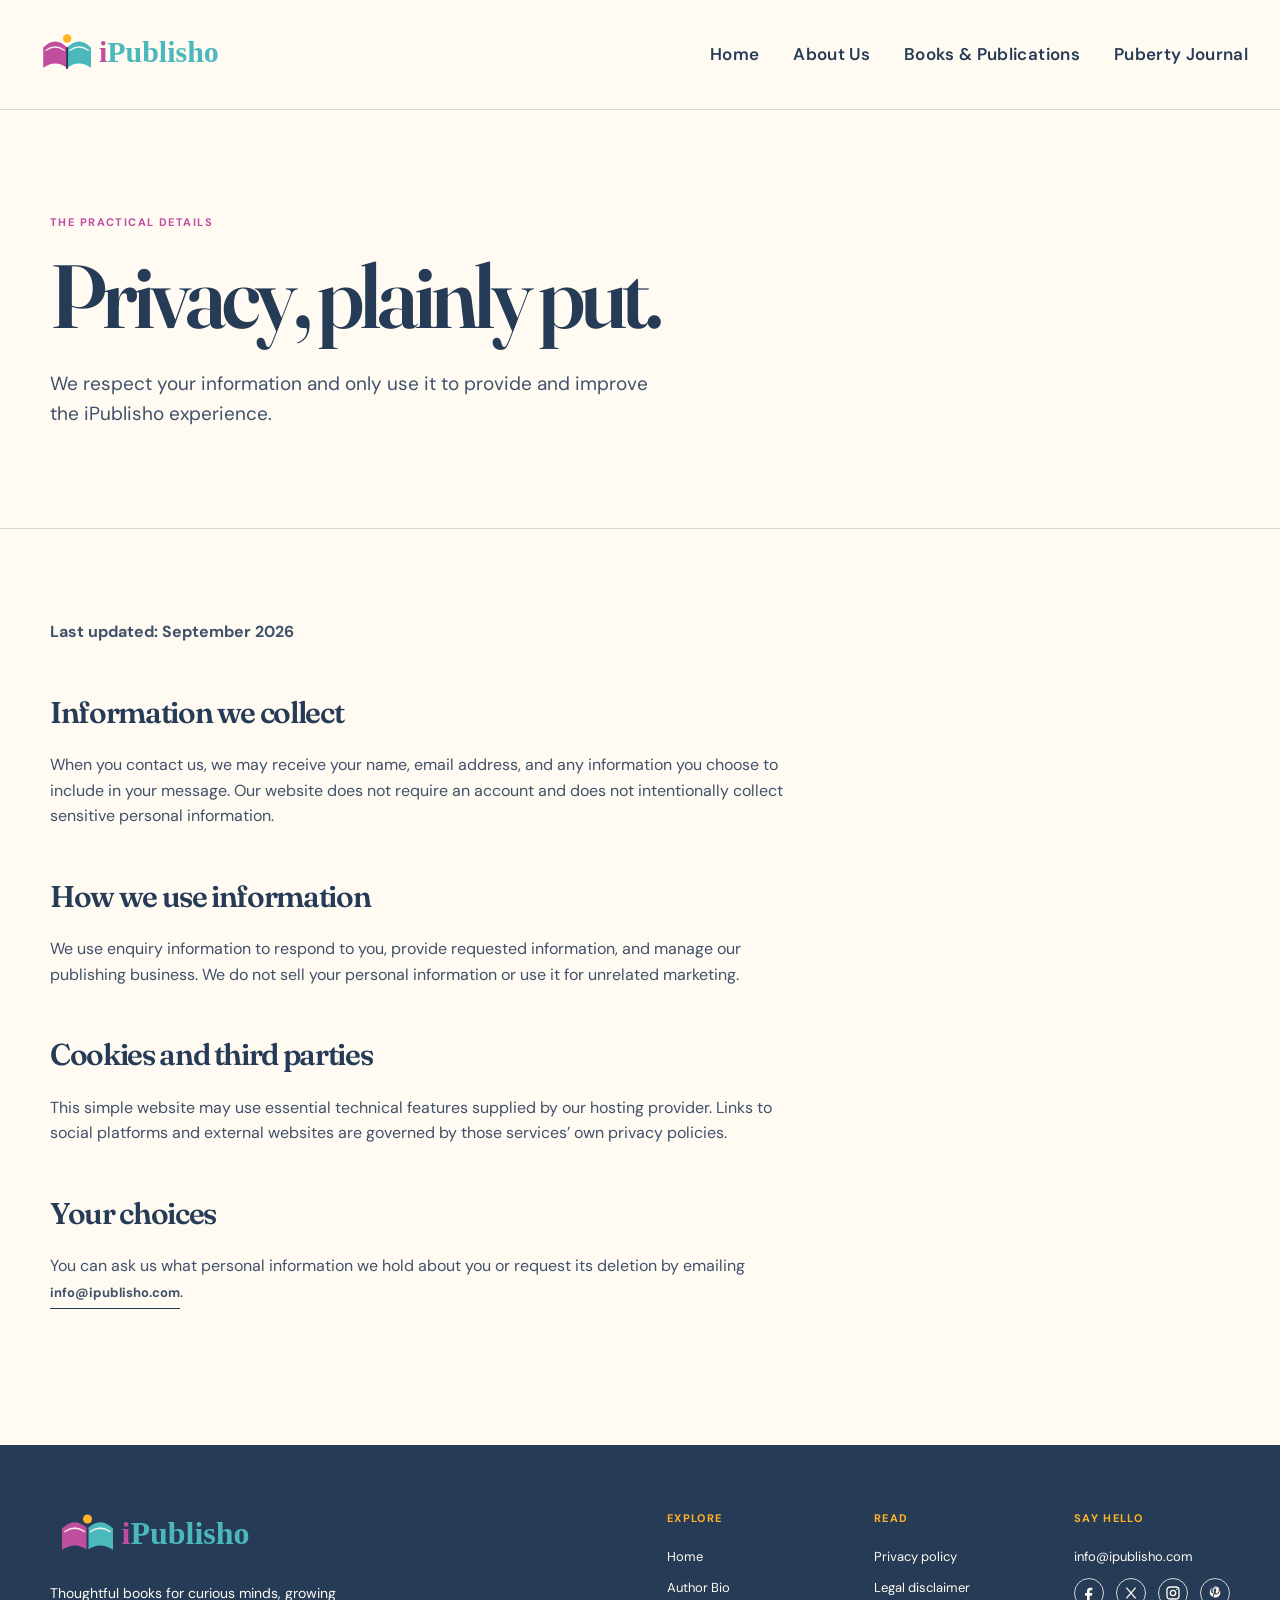
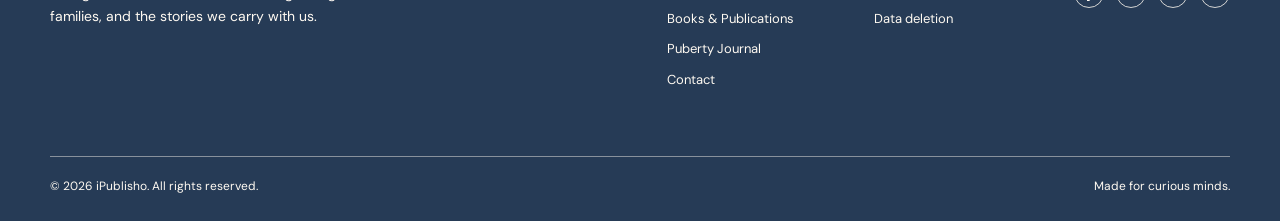
<file: privacy-policy.html>
<!DOCTYPE html><html lang="en"><head><!-- Google Tag Manager -->
<script>(function(w,d,s,l,i){w[l]=w[l]||[];w[l].push({'gtm.start':
new Date().getTime(),event:'gtm.js'});var f=d.getElementsByTagName(s)[0],
j=d.createElement(s),dl=l!='dataLayer'?'&l='+l:'';j.async=true;j.src=
'https://www.googletagmanager.com/gtm.js?id='+i+dl;f.parentNode.insertBefore(j,f);
})(window,document,'script','dataLayer','GTM-TN5V8TZF');</script>
<!-- End Google Tag Manager --><meta charset="UTF-8"><meta name="viewport" content="width=device-width, initial-scale=1.0"><meta name="description" content="iPublisho privacy policy."><title>Privacy Policy | iPublisho</title><link rel="preconnect" href="https://fonts.googleapis.com"><link rel="preconnect" href="https://fonts.gstatic.com" crossorigin><link href="https://fonts.googleapis.com/css2?family=DM+Sans:wght@400;500;600;700&family=Fraunces:opsz,wght@9..144,500;9..144,600;9..144,700&display=swap" rel="stylesheet"><link rel="stylesheet" href="css/style.css">
<meta name="robots" content="noindex, follow">
<link rel="icon" href="images/ipublisho-logo.svg" type="image/svg+xml">
</head><body><!-- Google Tag Manager (noscript) -->
<noscript><iframe src="https://www.googletagmanager.com/ns.html?id=GTM-TN5V8TZF"
height="0" width="0" style="display:none;visibility:hidden"></iframe></noscript>
<!-- End Google Tag Manager (noscript) --><div data-site-header></div><main><section class="page-hero"><div class="shell"><p class="eyebrow">The practical details</p><h1>Privacy, plainly put.</h1><p>We respect your information and only use it to provide and improve the iPublisho experience.</p></div></section><section class="page-content shell"><article class="legal-copy"><p><strong>Last updated: September 2026</strong></p><h2>Information we collect</h2><p>When you contact us, we may receive your name, email address, and any information you choose to include in your message. Our website does not require an account and does not intentionally collect sensitive personal information.</p><h2>How we use information</h2><p>We use enquiry information to respond to you, provide requested information, and manage our publishing business. We do not sell your personal information or use it for unrelated marketing.</p><h2>Cookies and third parties</h2><p>This simple website may use essential technical features supplied by our hosting provider. Links to social platforms and external websites are governed by those services’ own privacy policies.</p><h2>Your choices</h2><p>You can ask us what personal information we hold about you or request its deletion by emailing <a class="text-link" href="mailto:info@ipublisho.com">info@ipublisho.com</a>.</p></article></section></main><div data-site-footer></div><script src="js/main.js"></script></body></html>
</file>
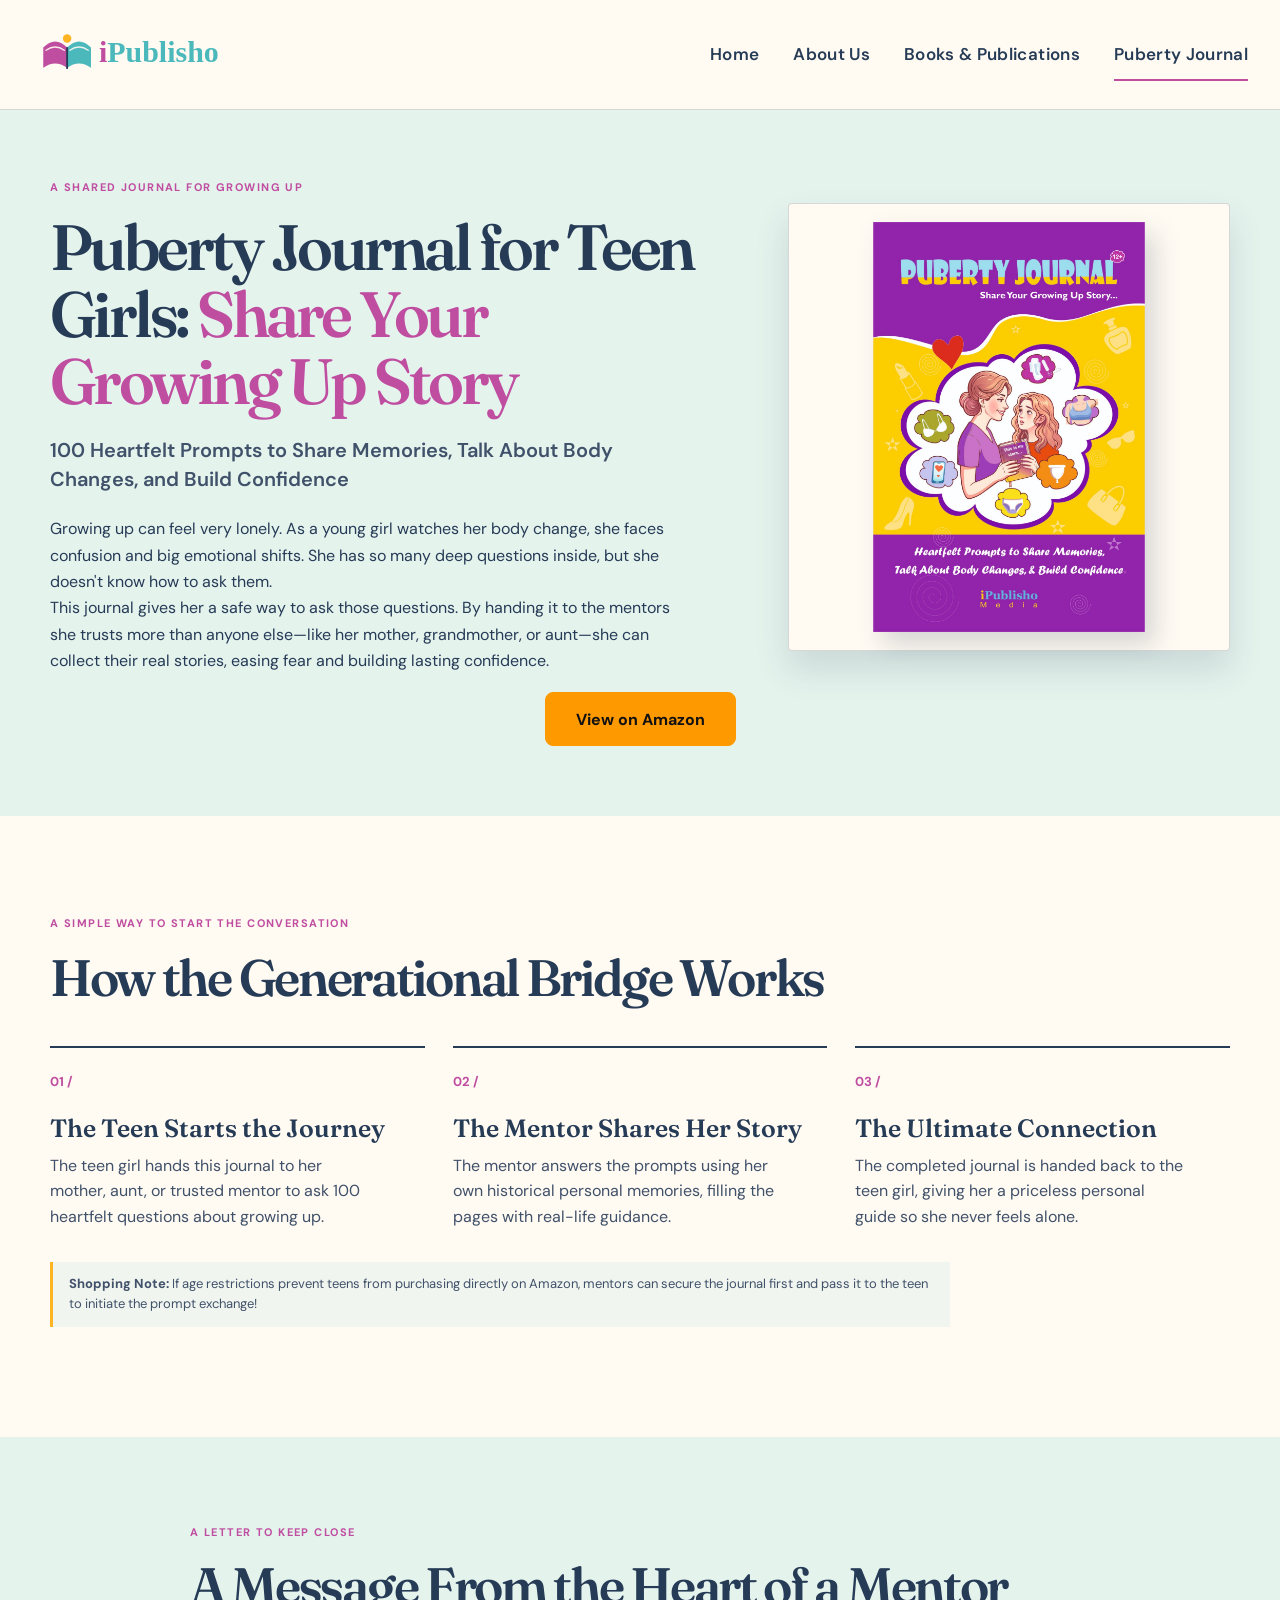
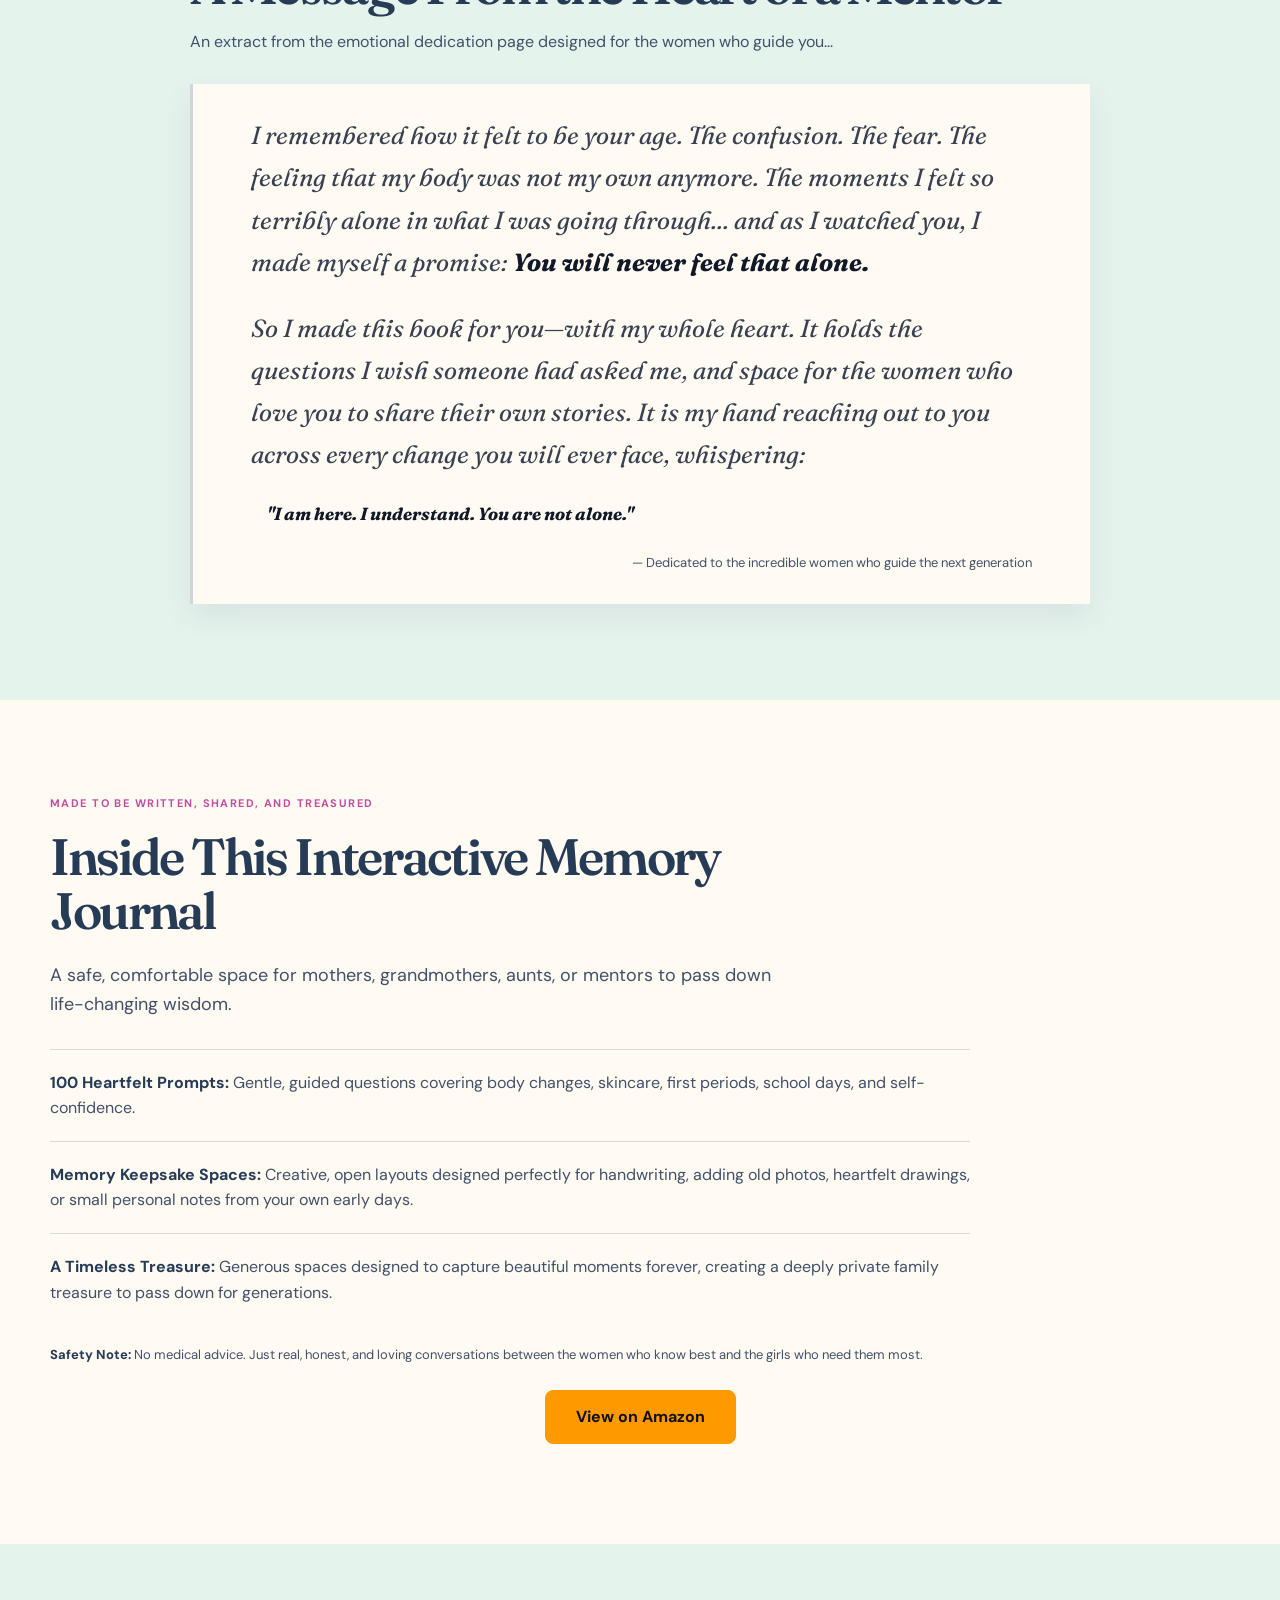
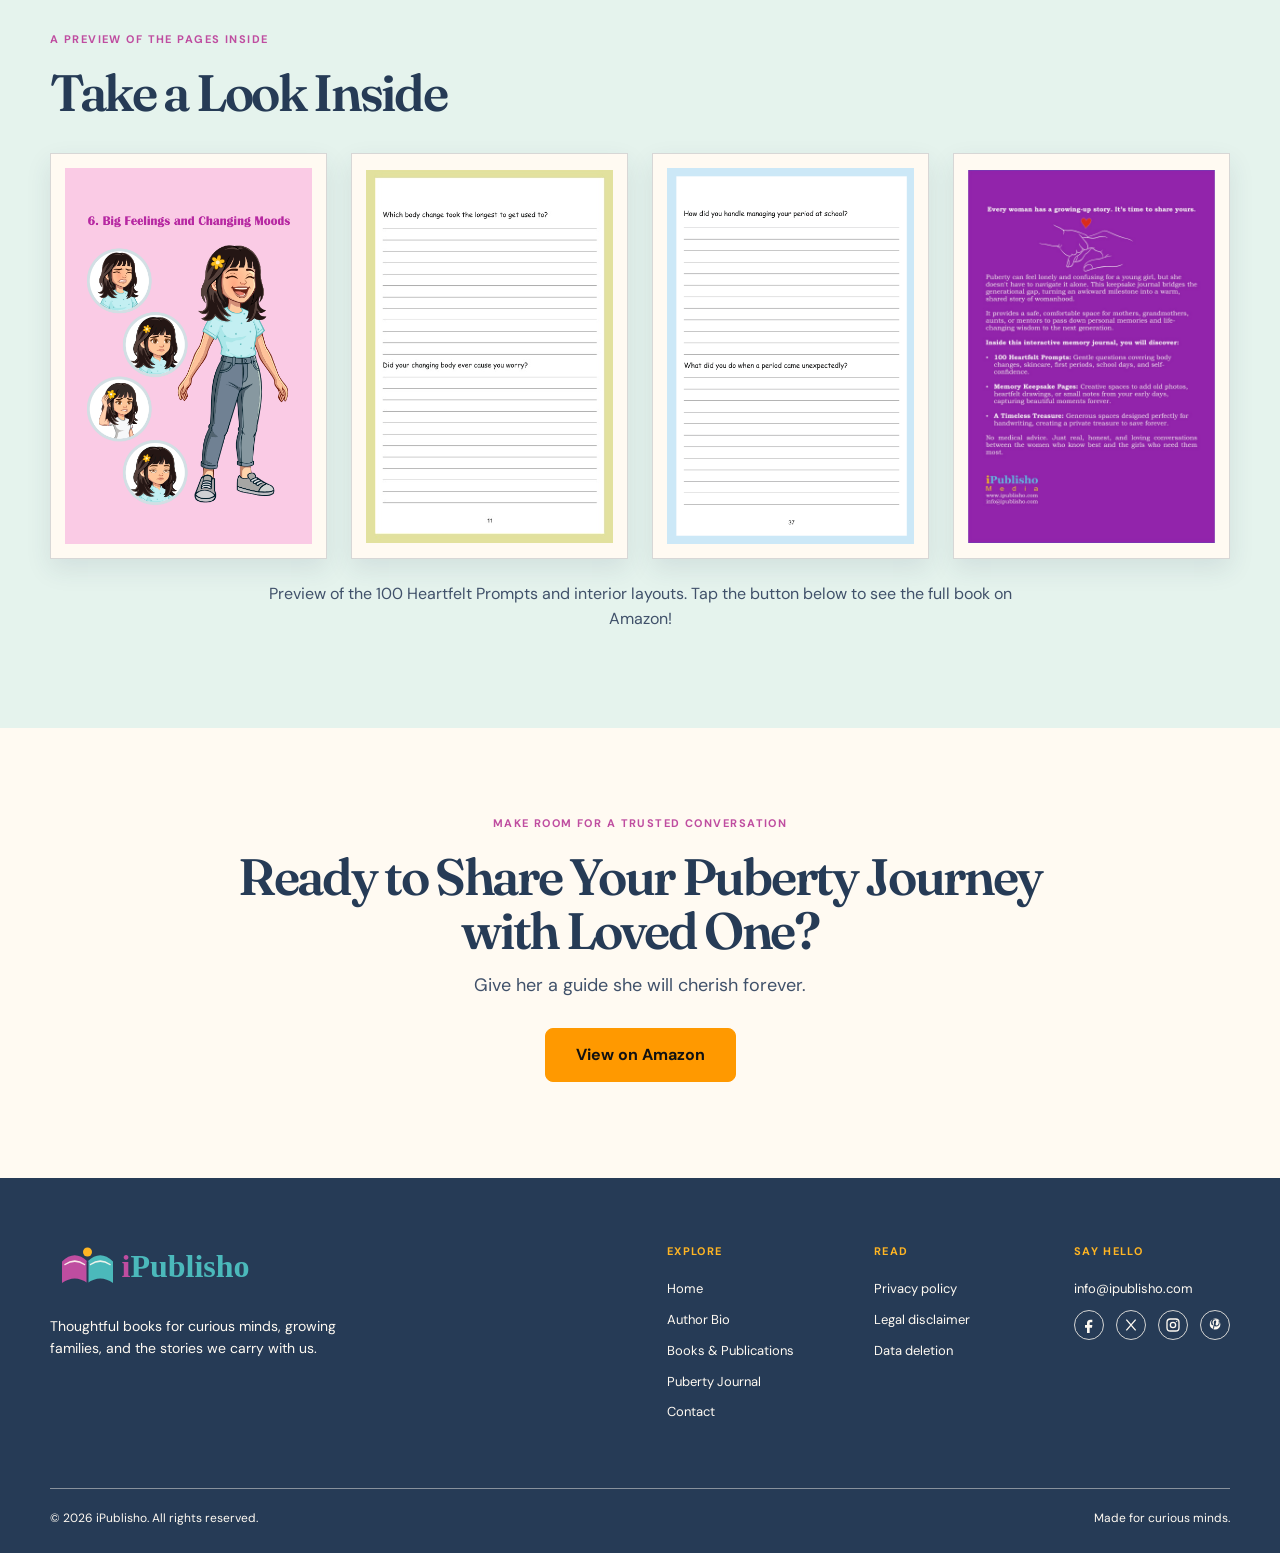
<file: puberty-journal.html>
<!DOCTYPE html>
<html lang="en">
<head>
    <!-- Google Tag Manager -->
    <script>(function(w,d,s,l,i){w[l]=w[l]||[];w[l].push({'gtm.start':
    new Date().getTime(),event:'gtm.js'});var f=d.getElementsByTagName(s)[0],
    j=d.createElement(s),dl=l!='dataLayer'?'&l='+l:'';j.async=true;j.src=
    'https://www.googletagmanager.com/gtm.js?id='+i+dl;f.parentNode.insertBefore(j,f);
    })(window,document,'script','dataLayer','GTM-TN5V8TZF');</script>
    <!-- End Google Tag Manager -->
    
    <meta charset="UTF-8">
    <meta name="viewport" content="width=device-width, initial-scale=1.0">
    <link rel="icon" href="images/ipublisho-logo.svg" type="image/svg+xml">
    <meta name="robots" content="index, follow">
    <meta name="description" content="Explore a puberty journal for girls with 100 heartfelt prompts about puberty girls stages, body changes, confidence, and the stories that bring generations closer.">
    <title>Puberty Journal: Share Your Growing Up Story | iPublisho</title>
    
    <link rel="preconnect" href="https://fonts.googleapis.com">
    <link rel="preconnect" href="https://fonts.gstatic.com" crossorigin>
    <link href="https://fonts.googleapis.com/css2?family=DM+Sans:wght@400;500;600;700&family=Fraunces:opsz,wght@9..144,500;9..144,600;9..144,700&display=swap" rel="stylesheet">
    <link rel="stylesheet" href="css/style.css">
</head>
<body data-page="puberty-journal.html">
    <!-- Google Tag Manager (noscript) -->
    <noscript><iframe src="https://www.googletagmanager.com/ns.html?id=GTM-TN5V8TZF"
    height="0" width="0" style="display:none;visibility:hidden"></iframe></noscript>
    <!-- End Google Tag Manager (noscript) -->

    <div data-site-header></div>

    <main>
        <!-- Sales bridge opening: product story and purchase actions. -->
        <section class="sales-hero">
            <div class="shell sales-hero-layout">
                <div class="sales-hero-copy">
                    <p class="eyebrow">A shared journal for growing up</p>
                    <h1>Puberty Journal for Teen Girls: <em>Share Your Growing Up Story</em></h1>
                    <p class="sales-hero-subtitle">100 Heartfelt Prompts to Share Memories, Talk About Body Changes, and Build Confidence</p>
                    <p class="sales-hero-intro">Growing up can feel very lonely. As a young girl watches her body change, she faces confusion and big emotional shifts. She has so many deep questions inside, but she doesn't know how to ask them.</p>
                    <p class="sales-hero-intro">This journal gives her a safe way to ask those questions. By handing it to the mentors she trusts more than anyone else—like her mother, grandmother, or aunt—she can collect their real stories, easing fear and building lasting confidence.</p>
                </div>
                <div class="sales-hero-product">
                    <div class="sales-book-art">
                        <img src="images/full-front-cover.jpg" alt="Puberty Journal for Girls Front Cover">
                    </div>
                </div>
            </div>
            <div class="shell sales-actions sales-hero-actions" aria-label="Shop the puberty journal">
                <a class="amazon-cta-button" href="https://www.amazon.com/dp/B0HMNZ526P" target="_blank" rel="noopener noreferrer">View on Amazon</a>
            </div>
        </section>

        <!-- Three-step exchange starts with the teen and returns the journal to her. -->
        <section class="bridge-steps shell" aria-labelledby="bridge-title">
            <p class="eyebrow">A simple way to start the conversation</p>
            <h2 id="bridge-title">How the Generational Bridge Works</h2>
            <div class="bridge-grid">
                <article class="bridge-step">
                    <span class="bridge-step-number">01 /</span>
                    <h3>The Teen Starts the Journey</h3>
                    <p>The teen girl hands this journal to her mother, aunt, or trusted mentor to ask 100 heartfelt questions about growing up.</p>
                </article>
                <article class="bridge-step">
                    <span class="bridge-step-number">02 /</span>
                    <h3>The Mentor Shares Her Story</h3>
                    <p>The mentor answers the prompts using her own historical personal memories, filling the pages with real-life guidance.</p>
                </article>
                <article class="bridge-step">
                    <span class="bridge-step-number">03 /</span>
                    <h3>The Ultimate Connection</h3>
                    <p>The completed journal is handed back to the teen girl, giving her a priceless personal guide so she never feels alone.</p>
                </article>
            </div>
            <p class="shopping-note"><strong>Shopping Note:</strong> If age restrictions prevent teens from purchasing directly on Amazon, mentors can secure the journal first and pass it to the teen to initiate the prompt exchange!</p>
        </section>

        <!-- Emotional dedication excerpt from the journal. -->
        <section class="mother-message" aria-labelledby="mother-message-title">
            <div class="shell mother-message-inner">
                <p class="eyebrow">A letter to keep close</p>
                <h2 id="mother-message-title">A Message From the Heart of a Mentor</h2>
                <p class="mother-message-subtitle">An extract from the emotional dedication page designed for the women who guide you...</p>
                <blockquote>
                    <div class="letter-text-block">
                        <p style="margin-bottom: 1.5rem; font-weight: 400; font-style: italic; line-height: 1.7; color: #374151;">
    I remembered how it felt to be your age. The confusion. The fear. The feeling that my body was not my own anymore. The moments I felt so terribly alone in what I was going through... and as I watched you, I made myself a promise: <strong style="color: #111827; font-weight: 700;">You will never feel that alone.</strong>
</p>

<p style="margin-bottom: 1.5rem; font-weight: 400; font-style: italic; line-height: 1.7; color: #374151;">
    So I made this book for you—with my whole heart. It holds the questions I wish someone had asked me, and space for the women who love you to share their own stories. It is my hand reaching out to you across every change you will ever face, whispering:
</p>

<p style="margin-left: 1.5rem; margin-top: 1rem; margin-bottom: 1.5rem; font-weight: 700; font-style: italic; font-size: 1.1rem; color: #1F2937; line-height: 1.7;">
    "I am here. I understand. You are not alone."
</p>
                    </div>
                    <cite>— Dedicated to the incredible women who guide the next generation</cite>
                </blockquote>
            </div>
        </section>

        <!-- Product features and safety note. -->
        <section class="journal-features shell" aria-labelledby="features-title">
            <p class="eyebrow">Made to be written, shared, and treasured</p>
            <h2 id="features-title">Inside This Interactive Memory Journal</h2>
            <p class="features-subtitle">A safe, comfortable space for mothers, grandmothers, aunts, or mentors to pass down life-changing wisdom.</p>
            <ul class="features-list">
                <li><strong>100 Heartfelt Prompts:</strong> Gentle, guided questions covering body changes, skincare, first periods, school days, and self-confidence.</li>
                <li><strong>Memory Keepsake Spaces:</strong> Creative, open layouts designed perfectly for handwriting, adding old photos, heartfelt drawings, or small personal notes from your own early days.</li>
                <li><strong>A Timeless Treasure:</strong> Generous spaces designed to capture beautiful moments forever, creating a deeply private family treasure to pass down for generations.</li>
            </ul>
            <p class="compliance-note"><strong>Safety Note:</strong> No medical advice. Just real, honest, and loving conversations between the women who know best and the girls who need them most.</p>
            <div class="sales-actions features-cta" aria-label="Shop the puberty journal">
                <a class="amazon-cta-button" href="https://www.amazon.com/dp/B0HMNZ526P" target="_blank" rel="noopener noreferrer">View on Amazon</a>
            </div>
        </section>

        <!-- Responsive interior-page gallery. -->
        <section class="journal-preview" aria-labelledby="preview-title">
            <div class="shell">
                <p class="eyebrow">A preview of the pages inside</p>
                <h2 id="preview-title">Take a Look Inside</h2>
                <div class="preview-grid">
                    <figure class="preview-page">
                        <img src="images/interior-chapter-page-1.jpg" alt="Puberty journal for girls guided reflection prompt page">
                    </figure>
                    <figure class="preview-page">
                        <img src="images/interior-prompt-page-2.jpg" alt="Puberty journal for girls thoughtful conversation prompts">
                    </figure>
                    <figure class="preview-page">
                        <img src="images/interior-prompt-page-3.jpg" alt="Puberty girls stages big feelings and changing moods illustration page">
                    </figure>
                    <figure class="preview-page">
                        <img src="images/full-back-cover.jpg" alt="Puberty Journal for Girls interactive memory journal back cover">
                    </figure>
                </div>
                <p class="preview-caption">Preview of the 100 Heartfelt Prompts and interior layouts. Tap the button below to see the full book on Amazon!</p>
            </div>
        </section>

        <!-- Closing purchase call to action. -->
        <section class="sales-close" aria-labelledby="sales-close-title">
            <div class="shell sales-close-content">
                <p class="eyebrow">Make room for a TRUSTED conversation</p>
                <h2 id="sales-close-title">Ready to Share Your Puberty Journey with Loved One?</h2>
                <p>Give her a guide she will cherish forever.</p>
                <div class="sales-actions sales-close-actions" aria-label="Shop the puberty journal">
                    <a class="amazon-cta-button" href="https://www.amazon.com/dp/B0HMNZ526P" target="_blank" rel="noopener noreferrer">View on Amazon</a>
                </div>
            </div>
        </section>
    </main>

    <div data-site-footer></div>
    <script src="js/main.js"></script>
</body>
</html>
</file>
<file: css/style.css>
:root { --paper: #fffaf2; --paper-deep: #e5f3ed; --ink: #263b56; --muted: #40516a; --red: #bf4da0; --blue: #4bb9bb; --yellow: #ffb523; --orange: #ffb523; --green: #a9d4bf; --line: rgba(38, 59, 86, .18); --serif: "Fraunces", Georgia, serif; --sans: "DM Sans", Arial, sans-serif; }
* { box-sizing: border-box; } html { scroll-behavior: smooth; } body { margin: 0; color: var(--ink); background: var(--paper); font-family: var(--sans); font-size: 16px; line-height: 1.6; } a { color: inherit; text-decoration: none; } img { display: block; max-width: 100%; }
.shell { width: min(1180px, calc(100% - 64px)); margin: 0 auto; } .site-header { position: relative; z-index: 10; border-bottom: 1px solid var(--line); background: var(--paper); } .nav-wrap { min-height: 106px; display: flex; align-items: center; justify-content: space-between; gap: 40px; width: min(1280px, calc(100% - 64px)); margin: auto; } .logo { width: 220px; display: block; } .logo img { width: 100%; } .site-nav { display: flex; align-items: center; gap: 34px; font-size: 17px; font-weight: 600; letter-spacing: .02em; } .site-nav a { position: relative; padding: 41px 0; } .site-nav a::after { content: ""; position: absolute; right: 0; bottom: 28px; left: 0; height: 2px; background: var(--red); transform: scaleX(0); transform-origin: right; transition: transform .25s ease; } .site-nav a:hover::after, .site-nav a[aria-current="page"]::after { transform: scaleX(1); transform-origin: left; } .nav-cta { border-bottom: 2px solid var(--ink); padding: 7px 0 !important; } .nav-cta::after { display: none; } .menu-toggle { display: none; border: 0; background: transparent; font: inherit; font-weight: 700; cursor: pointer; }
.eyebrow { margin: 0 0 20px; color: var(--red); font-size: 11px; font-weight: 700; letter-spacing: .13em; line-height: 1.3; text-transform: uppercase; } h1, h2, h3, p { margin-top: 0; } h1, h2, h3 { font-family: var(--serif); font-weight: 600; line-height: 1.04; } h1 { max-width: 680px; margin-bottom: 26px; font-size: clamp(3.7rem, 7vw, 6.7rem); letter-spacing: -.055em; } h1 em { color: var(--red); font-style: normal; } h2 { margin-bottom: 24px; font-size: clamp(2.5rem, 4.5vw, 4.5rem); letter-spacing: -.045em; } .lede { max-width: 535px; margin-bottom: 34px; color: var(--muted); font-size: 19px; line-height: 1.55; }
.home-hero { min-height: 680px; display: grid; grid-template-columns: 1fr .78fr; align-items: center; gap: 70px; padding-top: 75px; padding-bottom: 90px; } .hero-product-art { min-width: 0; min-height: 440px; display: grid; place-items: center; } .hero-product-art img { display: block; width: min(100%, 390px); max-height: 540px; object-fit: contain; filter: drop-shadow(14px 18px 18px rgba(38,59,86,.24)); }
.button { display: inline-flex; align-items: center; gap: 34px; padding: 15px 20px; border: 1px solid var(--ink); font-size: 13px; font-weight: 700; transition: transform .2s ease, box-shadow .2s ease; } .button:hover { transform: translate(-4px, -4px); box-shadow: 5px 5px 0 var(--ink); } .button-dark { color: var(--paper); background: var(--ink); } .button-light { color: var(--ink); background: var(--paper); border-color: var(--paper); } .button-light:hover { box-shadow: 5px 5px 0 var(--red); }
.intro-band { padding: 105px 0; background: var(--paper-deep); } .intro-grid { display: grid; grid-template-columns: .75fr 1.25fr; gap: 50px; } .intro-grid h2 { max-width: 700px; } .intro-grid p:not(.eyebrow) { max-width: 650px; color: var(--muted); font-size: 18px; }
.category-section { padding-top: 115px; padding-bottom: 125px; } .section-heading { display: flex; align-items: end; justify-content: space-between; gap: 30px; margin-bottom: 45px; } .section-heading h2 { max-width: 540px; margin-bottom: 0; } .text-link { display: inline-flex; gap: 15px; align-items: center; border-bottom: 1px solid var(--ink); padding-bottom: 5px; font-size: 13px; font-weight: 700; } .text-link span { font-size: 18px; } .category-grid { display: grid; grid-template-columns: repeat(4, 1fr); gap: 14px; } .category-card { position: relative; min-height: 340px; display: flex; flex-direction: column; justify-content: end; overflow: hidden; padding: 25px; transition: transform .25s ease; } .category-card:hover { transform: translateY(-8px); } .category-card h3 { margin-bottom: 10px; font-size: 31px; } .category-card p { max-width: 190px; margin-bottom: 0; font-size: 14px; line-height: 1.45; } .category-number { position: absolute; top: 23px; left: 25px; font-size: 11px; font-weight: 700; } .circle-arrow { position: absolute; right: 20px; top: 18px; width: 38px; height: 38px; border: 1px solid currentColor; border-radius: 50%; display: grid; place-items: center; font-size: 18px; } .category-children { background: var(--red); } .category-puzzles { color: var(--ink); background: var(--blue); } .category-preschool { background: var(--yellow); } .category-teen { background: var(--green); }
.feature-band { padding: 110px 0; color: var(--paper); background: var(--ink); } .feature-grid { display: grid; grid-template-columns: 1fr 1fr; align-items: center; gap: 90px; } .feature-grid h2 { max-width: 530px; } .feature-grid p:not(.eyebrow) { max-width: 500px; margin-bottom: 32px; color: #c2c0b9; } .feature-image { position: relative; min-height: 450px; display: grid; place-items: center; overflow: hidden; color: var(--ink); background: var(--red); } .feature-image::before, .feature-image::after { content: ""; position: absolute; width: 240px; height: 240px; border-radius: 50%; background: var(--yellow); } .feature-image::before { top: -60px; right: -40px; } .feature-image::after { bottom: -100px; left: -55px; background: var(--blue); } .feature-image span { position: relative; z-index: 1; font-family: var(--serif); font-size: 52px; line-height: .9; text-align: center; } .note-section { padding: 115px 0 130px; } .note-section h2 { max-width: 730px; margin-bottom: 32px; }
.page-hero { padding: 105px 0 80px; border-bottom: 1px solid var(--line); } .page-hero h1 { max-width: 850px; } .page-hero p:not(.eyebrow) { max-width: 600px; color: var(--muted); font-size: 19px; } .page-content { padding: 90px 0 120px; } .book-grid { display: grid; grid-template-columns: repeat(3, 1fr); gap: 35px 20px; } .book-card { border-top: 1px solid var(--ink); padding-top: 16px; } .book-cover { min-height: 330px; display: flex; align-items: end; padding: 28px; margin-bottom: 20px; } .book-cover h3 { max-width: 230px; margin: 0; font-size: 37px; } .cover-red { background: var(--red); } .cover-blue { color: var(--ink); background: var(--blue); } .cover-yellow { background: var(--yellow); } .cover-green { background: var(--green); } .book-card h3 { margin-bottom: 6px; font-size: 25px; } .book-card p { color: var(--muted); font-size: 14px; } .book-meta { color: var(--red); font-size: 11px; font-weight: 700; letter-spacing: .1em; text-transform: uppercase; }
[data-page="contact.html"] .page-hero { padding-top: 25px; padding-bottom: 10px; }
[data-page="contact.html"] .page-hero h1 { margin-bottom: 12px; font-size: clamp(3rem, 5vw, 4.2rem); }
[data-page="contact.html"] .page-hero p:not(.eyebrow) { font-size: 16px; }
[data-page="contact.html"] .page-content { padding-top: 18px; }
[data-page="contact.html"] .contact-email { margin-top: 8px; margin-bottom: 20px; font-size: clamp(2rem, 3.5vw, 3.25rem); }
.journal-layout, .about-layout, .contact-layout { display: grid; grid-template-columns: 1fr 1fr; gap: 90px; } .journal-art { min-height: 500px; display: grid; place-items: center; overflow: hidden; padding: clamp(24px, 5vw, 54px); border: 1px solid rgba(38,59,86,.16); border-radius: 4px; background: rgba(229,243,237,.58); box-shadow: inset 0 1px 0 rgba(255,255,255,.8), 0 20px 50px rgba(38,59,86,.08); -webkit-backdrop-filter: blur(12px); backdrop-filter: blur(12px); } .journal-art img { width: min(100%, 360px); max-height: 560px; object-fit: contain; filter: drop-shadow(12px 16px 14px rgba(38,59,86,.2)); } .content-copy h2 { margin-top: 40px; font-size: 37px; } .content-copy p, .content-copy li { color: var(--muted); } .content-copy ul { padding-left: 22px; } .journal-order { margin-top: 32px; } .journal-order .button { min-height: 56px; gap: 22px; font-size: 15px; } .journal-order p { max-width: 430px; margin: 14px 0 0; font-size: 13px; } .contact-email { display: inline-block; margin: 12px 0 32px; color: var(--red); font-family: var(--serif); font-size: clamp(2rem, 4vw, 4rem); line-height: 1; word-break: break-word; } .contact-list { margin: 0; padding: 0; list-style: none; } .contact-list li { border-top: 1px solid var(--line); padding: 18px 0; } .contact-list span { display: block; color: var(--muted); font-size: 12px; text-transform: uppercase; letter-spacing: .1em; } .legal-copy { max-width: 760px; } .legal-copy h2 { margin-top: 52px; font-size: 30px; } .legal-copy p { color: var(--muted); }
.site-footer { padding: 65px 0 25px; color: var(--paper); background: var(--ink); } .footer-top { display: flex; justify-content: space-between; gap: 50px; padding-bottom: 65px; } .footer-logo { width: 235px; } .footer-intro { max-width: 310px; margin-top: 20px; color: var(--paper); font-size: 14px; } .footer-links { display: flex; gap: 80px; } .footer-column { display: flex; flex-direction: column; gap: 10px; min-width: 120px; font-size: 13px; } .footer-column strong { margin-bottom: 9px; color: var(--yellow); font-size: 11px; letter-spacing: .12em; text-transform: uppercase; } .footer-column a:hover { color: var(--yellow); } .footer-bottom { display: flex; justify-content: space-between; gap: 30px; border-top: 1px solid rgba(255,250,242,.45); padding-top: 20px; color: var(--paper); font-size: 12px; } .socials { display: flex; gap: 12px; } .socials a { display: grid; place-items: center; width: 30px; height: 30px; border: 1px solid rgba(255,250,242,.8); border-radius: 50%; } .socials svg { width: 16px; height: 16px; fill: none; stroke: currentColor; stroke-width: 2; } .socials .social-pinterest { fill: currentColor; stroke: none; } .socials a:hover { color: var(--yellow); border-color: var(--yellow); }
.puberty-feature { padding: 78px 0; background: var(--paper-deep); }
.puberty-feature-layout { display: grid; grid-template-columns: minmax(230px, .8fr) minmax(0, 1.2fr); align-items: center; gap: clamp(36px, 7vw, 90px); }
.puberty-feature-art { min-height: 340px; display: grid; place-items: center; padding: 24px; border: 1px solid rgba(38,59,86,.14); border-radius: 4px; background: rgba(255,250,242,.64); box-shadow: inset 0 1px 0 rgba(255,255,255,.8), 0 16px 38px rgba(38,59,86,.08); -webkit-backdrop-filter: blur(12px); backdrop-filter: blur(12px); }
.puberty-feature-art img { width: min(100%, 300px); max-height: 390px; object-fit: contain; filter: drop-shadow(10px 13px 12px rgba(38,59,86,.18)); }
.puberty-feature-copy h2 { max-width: 620px; margin-bottom: 22px; font-size: clamp(2.4rem, 4vw, 3.7rem); }
.puberty-feature-copy > p:not(.eyebrow) { max-width: 630px; color: var(--muted); font-size: 17px; }
.puberty-feature-actions { display: flex; flex-wrap: wrap; gap: 12px; margin-top: 28px; }
.puberty-feature-actions .button { min-height: 54px; gap: 18px; }
.button-outline { color: var(--ink); background: transparent; }
.button-outline:hover { box-shadow: 5px 5px 0 var(--red); }
[data-page="puberty-journal.html"] .journal-layout { align-items: start; gap: 70px; }
[data-page="puberty-journal.html"] .journal-art { min-height: 0; overflow: visible; padding: 0; border: 0; background: transparent; box-shadow: none; -webkit-backdrop-filter: none; backdrop-filter: none; }
[data-page="puberty-journal.html"] .journal-art img { width: min(100%, 370px); max-height: none; }
.sales-hero { padding: 70px 0; background: var(--paper-deep); }
.sales-hero-layout { display: grid; grid-template-columns: minmax(0, 1.1fr) minmax(260px, .75fr); align-items: center; gap: clamp(36px, 7vw, 90px); }
.sales-hero-copy h1 { max-width: 760px; margin-bottom: 22px; font-size: clamp(2.7rem, 5vw, 4.6rem); }
.sales-hero-subtitle { max-width: 650px; margin-bottom: 22px; color: var(--muted); font-size: 20px; font-weight: 600; line-height: 1.45; }
.sales-hero-intro { max-width: 660px; margin-bottom: 0; line-height: 1.65; }
.sales-hero-product { display: grid; justify-items: center; gap: 24px; }
.sales-book-art { width: 100%; min-height: 340px; display: grid; place-items: center; padding: 18px; border: 1px solid var(--line); border-radius: 4px; background: var(--paper); box-shadow: 0 18px 34px rgba(38,59,86,.14); }
.sales-book-art img { width: min(100%, 330px); max-height: 410px; object-fit: contain; filter: drop-shadow(10px 13px 12px rgba(38,59,86,.18)); }
.sales-actions { width: 100%; display: flex; flex-wrap: wrap; justify-content: center; gap: 12px; }
.sales-hero-actions { margin-top: 18px; }
.sales-button { min-width: 220px; min-height: 54px; justify-content: space-between; gap: 16px; padding: 15px 18px; }
.sales-button-us { color: var(--ink); background: var(--yellow); }
.sales-button-uk { color: var(--paper); background: var(--ink); border-color: var(--paper); }
.amazon-cta-button { display: inline-flex; align-items: center; justify-content: center; min-height: 54px; gap: 0; border: 1px solid #FF9900; border-radius: 8px; padding: 12px 30px; color: #111111; background: #FF9900; font: inherit; font-weight: 700; text-align: center; text-decoration: none; transition: background-color .2s ease, border-color .2s ease, transform .2s ease, box-shadow .2s ease; }
.amazon-cta-button:link, .amazon-cta-button:visited, .amazon-cta-button:hover, .amazon-cta-button:focus { color: #111111; text-decoration: none; }
.amazon-cta-button:hover { border-color: #E88900; background: #E88900; transform: translateY(-2px); box-shadow: 0 4px 0 rgba(17,17,17,.2); }
.amazon-cta-button:focus-visible { outline: 3px solid var(--ink); outline-offset: 3px; }
.product-checklist { margin: 25px 0 0; padding-left: 22px; color: var(--muted); }
.product-checklist li { padding-left: 5px; line-height: 1.6; }
.product-checklist li + li { margin-top: 9px; }
.bridge-steps { padding-top: 100px; padding-bottom: 110px; }
.bridge-steps > h2, .journal-preview h2 { max-width: 800px; font-size: clamp(2.4rem, 4vw, 3.7rem); }
.bridge-grid { display: grid; grid-template-columns: repeat(3, minmax(0, 1fr)); gap: 28px; margin-top: 42px; }
.bridge-step { border-top: 2px solid var(--ink); padding-top: 20px; }
.bridge-step-number { display: inline-block; margin-bottom: 22px; color: var(--red); font-size: 13px; font-weight: 700; }
.bridge-step h3 { margin-bottom: 12px; font-size: 25px; }
.bridge-step p { max-width: 330px; margin-bottom: 0; color: var(--muted); }
.shopping-note { max-width: 900px; margin: 32px 0 0; border-left: 3px solid var(--yellow); padding: 12px 16px; color: var(--muted); background: rgba(229,243,237,.55); font-size: 13px; }
.mother-message { padding: 88px 0 96px; background: var(--paper-deep); }
.mother-message-inner { max-width: 900px; }
.mother-message h2, .journal-features h2 { max-width: 820px; font-size: clamp(2.3rem, 4vw, 3.6rem); }
.mother-message-subtitle { margin: -8px 0 30px; color: var(--muted); }
.mother-message blockquote { margin: 0; border-left: 3px solid #D1D5DB; padding: 30px clamp(22px, 5vw, 58px); background: var(--paper); box-shadow: 0 12px 28px rgba(38,59,86,.08); }
.mother-message blockquote p { margin: 0; color: #374151; font-family: var(--serif); font-size: clamp(1.15rem, 2.1vw, 1.55rem); font-style: italic; line-height: 1.7; }
.mother-message blockquote .letter-text-block p { margin: 0 0 1.5rem; }
.mother-message blockquote .letter-text-block p:not(:last-child) { color: #374151 !important; font-weight: 400 !important; line-height: 1.7 !important; }
.mother-message blockquote .letter-text-block p:last-child { margin-left: 1rem !important; color: #111827 !important; font-style: italic !important; font-weight: 700 !important; line-height: 1.7 !important; }
.mother-message cite { display: block; margin-top: 24px; color: var(--muted); font-size: 13px; font-style: normal; text-align: right; }
.journal-features { padding-top: 96px; padding-bottom: 100px; }
.features-subtitle { max-width: 740px; margin-bottom: 30px; color: var(--muted); font-size: 18px; }
.features-list { max-width: 920px; margin: 0; padding: 0; list-style: none; }
.features-list li { border-top: 1px solid var(--line); padding: 20px 0; color: var(--muted); }
.features-list li strong { color: var(--ink); }
.compliance-note { max-width: 900px; margin: 20px 0 0; color: var(--muted); font-size: 13px; }
.compliance-note strong { color: var(--ink); }
.features-cta { margin-top: 24px; }
.journal-preview { padding: 88px 0 96px; background: var(--paper-deep); }
.preview-grid { display: grid; grid-template-columns: repeat(4, minmax(0, 1fr)); gap: 24px; margin-top: 34px; }
.preview-page { min-width: 0; display: grid; place-items: center; margin: 0; padding: 14px; border: 1px solid var(--line); background: var(--paper); box-shadow: 0 10px 24px rgba(38,59,86,.1); }
.preview-page img { width: 100%; height: auto; object-fit: contain; }
.preview-caption { max-width: 760px; margin: 22px auto 0; color: var(--muted); text-align: center; }
.sales-close { padding: 88px 0 96px; color: var(--ink); background: var(--paper); text-align: center; }
.sales-close-content { display: grid; justify-items: center; }
.sales-close h2 { max-width: 840px; margin-bottom: 14px; font-size: clamp(2.25rem, 4vw, 3.5rem); }
.sales-close-content > p:not(.eyebrow) { margin-bottom: 28px; color: var(--muted); font-size: 18px; }
.sales-close-actions { max-width: 490px; }
@media (max-width: 800px) {
	.sales-hero { padding: 56px 0; }
	.sales-hero-layout { grid-template-columns: 1fr; gap: 32px; }
	.sales-hero-product { width: 100%; }
	.sales-book-art { min-height: 280px; }
	.sales-book-art img { width: min(100%, 260px); max-height: 330px; }
	.sales-hero-actions { margin-top: 14px; }
	.bridge-steps { padding-top: 72px; padding-bottom: 78px; }
	.bridge-grid { gap: 20px; }
	.mother-message { padding: 68px 0 74px; }
	.journal-features { padding-top: 72px; padding-bottom: 76px; }
	.journal-preview { padding: 68px 0 74px; }
	.preview-grid { grid-template-columns: repeat(2, minmax(0, 1fr)); }
}
@media (max-width: 600px) {
	.sales-hero-copy h1 { font-size: clamp(2.5rem, 11vw, 3.5rem); }
	.sales-hero-subtitle { font-size: 18px; }
	.bridge-grid, .preview-grid { grid-template-columns: 1fr; }
	.bridge-grid { gap: 26px; margin-top: 30px; }
	.bridge-step-number { margin-bottom: 12px; }
	.preview-grid { gap: 16px; }
	.mother-message blockquote { padding: 22px 20px; }
	.sales-actions { flex-direction: column; align-items: stretch; }
	.sales-button { width: 100%; }
}
.reveal { animation: rise .7s both; } .reveal-delay { animation-delay: .16s; } @keyframes rise { from { opacity: 0; transform: translateY(18px); } to { opacity: 1; transform: translateY(0); } }
@media (max-width: 800px) { .puberty-feature { padding: 56px 0; } .puberty-feature-layout { grid-template-columns: 1fr; gap: 34px; } .puberty-feature-art { min-height: 300px; } .puberty-feature-art img { width: min(100%, 245px); max-height: 330px; } }
@media (max-width: 800px) { .shell, .nav-wrap { width: min(100% - 40px, 600px); } .nav-wrap { min-height: 72px; } .logo { width: 190px; } .menu-toggle { display: block; } .site-nav { position: absolute; top: 72px; right: 20px; left: 20px; display: none; flex-direction: column; align-items: stretch; gap: 0; padding: 12px 20px; background: var(--paper); border: 1px solid var(--line); box-shadow: 5px 5px 0 var(--ink); } .site-nav.is-open { display: flex; } .site-nav a { padding: 12px 0; } .site-nav a::after { bottom: 7px; } .home-hero, .intro-grid, .feature-grid, .journal-layout, .about-layout, .contact-layout { grid-template-columns: 1fr; gap: 45px; } .home-hero { padding-top: 65px; } .hero-art { min-height: 380px; } .category-grid, .book-grid { grid-template-columns: repeat(2, 1fr); } .section-heading, .footer-top, .footer-bottom { align-items: start; flex-direction: column; } .footer-links { gap: 35px; flex-wrap: wrap; } .page-hero { padding-top: 70px; } }
@media (max-width: 480px) { h1 { font-size: 3.5rem; } .category-grid, .book-grid { grid-template-columns: 1fr; } .category-card { min-height: 280px; } .book-cover { min-height: 300px; } .feature-image { min-height: 340px; } .footer-links { display: grid; grid-template-columns: 1fr 1fr; width: 100%; } .footer-bottom { gap: 15px; } }
</file>
